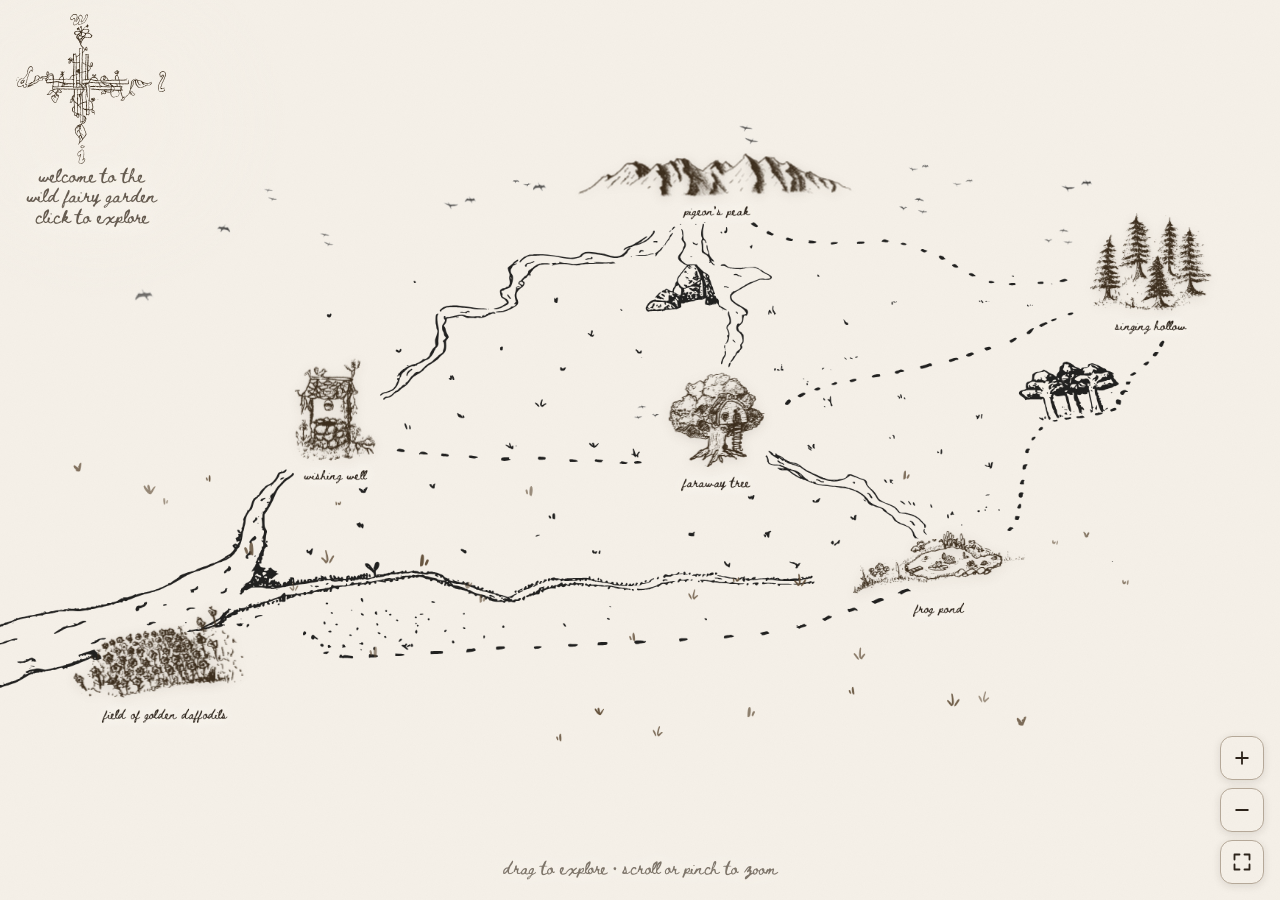
<file: index.html>
<!DOCTYPE html>
<html lang="en">
<head>
<meta charset="UTF-8">
<meta name="viewport" content="width=device-width, initial-scale=1.0">
<title>Wild Fairy Garden</title>
<link rel="preconnect" href="https://fonts.googleapis.com">
<link href="https://fonts.googleapis.com/css2?family=Beth+Ellen&display=swap" rel="stylesheet">
<style>
*, *::before, *::after { box-sizing: border-box; margin: 0; padding: 0; }
:root {
  --ink: #2a2118;
  --ink-light: #4a3f33;
  --parchment: #f5f0e8;
  --parchment-dark: #ede5d0;
  --dashed: #b5a898;
}
html, body {
  width: 100%; height: 100%;
  background: var(--parchment);
  font-family: 'Beth Ellen', cursive;
  color: var(--ink);
  overflow: hidden;
}
body::after {
  content: ''; position: fixed; inset: 0;
  background-image: url("data:image/svg+xml,%3Csvg xmlns='http://www.w3.org/2000/svg' width='300' height='300'%3E%3Cfilter id='n'%3E%3CfeTurbulence type='fractalNoise' baseFrequency='0.9' numOctaves='4' stitchTiles='stitch'/%3E%3CfeColorMatrix type='saturate' values='0'/%3E%3C/filter%3E%3Crect width='300' height='300' filter='url(%23n)' opacity='0.032'/%3E%3C/svg%3E");
  pointer-events: none; z-index: 200;
}

/* ── OUTER STAGE: the viewport / gesture surface ──
   Fills the screen, clips overflow, and captures pan + zoom
   gestures. Same behaviour on every device. ── */
#map-stage {
  position: fixed;
  inset: 0;
  overflow: hidden;
  cursor: grab;
  touch-action: none;          /* we handle all touch gestures in JS */
  -webkit-user-select: none;
  user-select: none;
  -webkit-tap-highlight-color: transparent;
}
#map-stage.grabbing { cursor: grabbing; }

/* ── INNER CANVAS: fixed reference world 1440×900
   JS applies translate + scale (origin 0,0) to pan/zoom the
   whole thing as one unit, so map + landmarks always move
   together perfectly. ── */
#map-inner {
  position: absolute;
  top: 0;
  left: 0;
  width: 1440px;
  height: 900px;
  transform-origin: 0 0;
  will-change: transform;
}

/* ── MAP BACKGROUND ──
   All positioning values here are relative to the 1440×900 canvas.
   Adjust top / left / width / transform to reposition the map. ── */
#map-bg {
  position: absolute;
  width: 90%;
  height: auto;
  top: 120px;
  left: 240px;
  transform: scaleX(1.6);
  transform-origin: center top;
  mix-blend-mode: multiply;
  opacity: 0.88;
  pointer-events: none;
}

/* ── COMPASS + WELCOME ──
   Pinned to the screen (not the map) so it stays put while panning. ── */
.map-header {
  position: fixed;
  top: max(14px, env(safe-area-inset-top));
  left: max(16px, env(safe-area-inset-left));
  z-index: 24;                   /* UNDER the clouds (30) — revealed as they part */
  display: flex; flex-direction: column; align-items: center; gap: 1px;
  pointer-events: none;          /* never blocks a pan that starts on it */
}
.compass-img {
  width: 150px; height: 150px; opacity: 1;
  pointer-events: auto;          /* the compass itself is clickable */
  cursor: pointer;
  transition: transform 0.4s ease, filter 0.3s ease;
}
.compass-img:hover {
  transform: rotate(7deg) scale(1.04);
  filter: drop-shadow(0 4px 10px rgba(42,33,24,0.18));
}
.compass-img:active { transform: rotate(7deg) scale(0.97); }
.compass-img:focus-visible {
  outline: 2px solid var(--ink-light); outline-offset: 4px; border-radius: 8px;
}
.welcome-text {
  font-size: 14px;
  color: var(--ink-light); line-height: 1.45; opacity: 0.85;
  white-space: nowrap;       /* lines are set explicitly with <br> */
  text-align: center;
  text-shadow: 0 0 10px var(--parchment), 0 0 18px var(--parchment);
}

/* ── COMPASS FADE ──
   A soft parchment glow centred on the compass + welcome text, radiating
   out in every direction so they stay readable above the map. It's only
   translucent in the middle, so the map still shows faintly through. */
#top-fade {
  position: fixed;
  top: 0; left: 0;
  width: min(460px, 88vw);
  height: 340px;
  z-index: 23;                   /* with the compass, UNDER the clouds (30) */
  pointer-events: none;
  background: radial-gradient(190px 175px at 96px 122px,
              rgba(245,240,232,0.82) 0%,
              rgba(245,240,232,0.58) 48%,
              rgba(245,240,232,0) 100%);
}

/* ── SCATTER ──
   Grass tufts through the lower half, birds drifting across the upper half.
   Lives inside #map-inner, so it pans and zooms with the map itself rather
   than floating over the screen. JS places everything from a fixed seed, so
   the arrangement is the same on every load. ── */
#scatter {
  position: absolute; inset: 0;
  pointer-events: none;
  /* Deliberately NO z-index. A z-index here would make #scatter its own
     stacking context, and the birds' mix-blend-mode would then blend only
     against this layer instead of the map underneath — leaving their white
     backgrounds visible as boxes. Without it, painting still resolves
     correctly: after #map-bg (DOM order) and below the landmarks (z-index 20). */
}
.scatter-el { position: absolute; }
.scatter-el img { display: block; width: 100%; height: auto; }

/* a tuft's (x,y) marks its BASE, so it plants on the ground rather than
   floating with its centre on the point */
.tuft { transform: translate(-50%, -100%); }

/* The bird source art is ink on an opaque white ground (no alpha channel).
   mix-blend-mode: multiply does NOT work here: #map-inner is transformed, so
   it forms the stacking context, and the birds would blend against a
   transparent backdrop inside it rather than against the parchment on <body>
   — leaving white boxes. Instead #ink-alpha derives alpha from luminance, so
   white becomes transparent and the linework (and its antialiasing) survives.
   The centring translate has to be repeated in the keyframes, or the
   animation would clobber it. */
.bird {
  transform: translate(-50%, -50%);
  animation: birdDrift 9s ease-in-out infinite alternate;
}
.bird img { filter: url(#ink-alpha); }
@keyframes birdDrift {
  from { transform: translate(-50%, -50%); }
  to   { transform: translate(calc(-50% + 13px), calc(-50% - 9px)); }
}

/* ── ORNATE FRAME: pinned to the screen edges at all times. A 9-slice
   border-image keeps the corner flourishes undistorted at any size. ── */
#map-frame {
  display: none;            /* border hidden — remove this line to bring it back */
  position: fixed;
  inset: 0;
  z-index: 36;              /* above the clouds + deco, below the pinned UI (40) */
  pointer-events: none;
  border: min(88px, 8vw, 8vh) solid transparent;
  border-image: url("assets/map/border.png") 135 stretch;
}

/* ── CLOUD IRIS ──
   A field of watercolour cloud-cover sprites. As you zoom out they grow from
   the edges inward and the central opening pinches shut like an iris,
   engulfing the map; zooming in opens it back up. JS sizes & places the
   sprites and drives each one's scale from the zoom factor.
   The mist is a separate fixed layer so it fades with a composite-only
   opacity change — it seals the gaps between sprites at full zoom-out. ── */
#cloud-mist {
  position: fixed; inset: -5%;
  z-index: 29;              /* behind the sprites (30) */
  background: var(--parchment);
  opacity: 0;
  pointer-events: none;
  will-change: opacity;
}
#cloud-iris {
  position: fixed; inset: 0;
  z-index: 30;
  overflow: hidden;
  pointer-events: none;
  opacity: 0;
}
.puff {
  position: absolute;
  background: no-repeat center / contain;   /* image set per-element by JS */
  transform: scale(0);
  transform-origin: center;
  /* transform-only animation: no filters here — a drop-shadow forces the
     layer to re-rasterise every frame, which makes the close-in lag */
  will-change: transform;
}

/* ── ZOOM WORDS ──
   A line centred in the middle of the screen, floating ABOVE the clouds.
   As you zoom in it grows and fades, so you "fall through" the words
   before the clouds part. JS drives opacity + scale from the zoom. ── */
#zoom-words {
  position: fixed; left: 50%; top: 50%;
  transform: translate(-50%, -50%);
  z-index: 33;                   /* above the clouds (30), below the frame (36) */
  pointer-events: none;
  width: min(640px, 86vw);
  text-align: center;
  font-family: 'Beth Ellen', cursive;
  font-size: clamp(18px, 3.4vw, 34px);
  line-height: 1.5;
  color: var(--ink);
  text-shadow: 0 0 16px var(--parchment), 0 0 30px var(--parchment), 0 1px 3px var(--parchment);
  opacity: 0;
  will-change: transform, opacity;
}

/* ── DECO OVERLAY ──
   Plant illustrations + text labels that swoop in with the cloud iris. ── */
#cloud-deco {
  position: fixed; inset: 0;
  z-index: 25;          /* below the cloud puffs (30), above the map (20) */
  pointer-events: none;
  opacity: 0;
}
.deco-el {
  position: absolute;
  opacity: 0;
  will-change: transform, opacity;
}
.deco-svg {
  object-fit: contain;
  display: block;
}
/* Text label styles — add more classes as needed */
.deco-label {
  font-family: 'Beth Ellen', cursive;
  font-size: clamp(9px, 1.1vw, 13px);
  letter-spacing: 0.18em;
  text-transform: uppercase;
  color: var(--ink-light);
  white-space: nowrap;
}
.deco-script {
  font-family: 'Beth Ellen', cursive;
  font-size: clamp(11px, 1.4vw, 16px);
  color: var(--ink-light);
  white-space: nowrap;
}
.deco-tagline {
  font-family: 'Beth Ellen', cursive;
  font-size: clamp(12px, 1.6vw, 18px);
  color: var(--ink);
  opacity: 0.82;
  max-width: 80vw;
}

/* ── LANDMARKS ── */
.landmark {
  position: absolute;
  display: flex; flex-direction: column; align-items: center;
  cursor: pointer; z-index: 20;
  text-decoration: none; color: var(--ink);
  transform: translateX(-50%);
  animation: lmIn 0.7s ease both;
}
.lm-img-wrap {
  /* Transform-only hover (lift + grow). The drop-shadow is constant —
     animating the filter forces the layer to re-rasterise every frame,
     which flickered when zoomed out (tiny layer, large shadow blur).
     will-change keeps each landmark on its own GPU layer so the scale
     doesn't re-rasterise the whole map texture (the old blur→sharp pop). */
  transition: transform 0.3s cubic-bezier(.34,1.56,.64,1);
  filter: drop-shadow(0 3px 8px rgba(42,33,24,0.16));
  display: flex; align-items: flex-end; justify-content: center;
  will-change: transform;
}
.landmark:hover .lm-img-wrap {
  transform: translateY(-6px) scale(1.07);
}
.lm-img { object-fit: contain; display: block; }
.lm-fallback { display: none; align-items: center; justify-content: center; font-size: 38px; }
.lm-label {
  margin-top: 5px; font-size: 13px;
  white-space: nowrap; text-align: center;
  text-shadow: 0 0 14px var(--parchment), 0 0 22px var(--parchment), 0 1px 3px var(--parchment);
  letter-spacing: 0.02em;
}

@keyframes lmIn {
  from { opacity: 0; transform: translateX(-50%) translateY(12px); }
  to   { opacity: 1; transform: translateX(-50%) translateY(0); }
}
#lm-pigeon  { animation-delay: 0.05s; }
#lm-singing { animation-delay: 0.15s; }
#lm-well    { animation-delay: 0.25s; }
#lm-faraway { animation-delay: 0.35s; }
#lm-field   { animation-delay: 0.45s; }
#lm-frog    { animation-delay: 0.55s; }

/* ── POSITIONS (% of 1440×900 canvas — same as before) ── */
#lm-pigeon  { left: 60%;  top: 3%;  }
#lm-singing { left: 101%;  top: 12%; }
#lm-well    { left: 24%;  top: 34%; }
#lm-faraway { left: 60%;  top: 36%; }
#lm-field   { left: 8%;   top: 71%; }
#lm-frog    { left: 81%;  top: 60%; }

/* ── SIZES (px — fixed since the canvas is fixed-size, JS handles scaling) ── */
#lm-pigeon  .lm-img { width: 378px; height: 58px;  }
#lm-singing .lm-img { width: 165px; height: 133px; }
#lm-well    .lm-img { width: 110px; height: 138px; }
#lm-faraway .lm-img { width: 130px; height: 130px; }
#lm-field   .lm-img { width: 250px; height: 130px; }
#lm-frog    .lm-img { width: 233px; height: 85px;  }

/* ── ZOOM OVERLAY ── */
#zoom-overlay {
  position: fixed; inset: 0; background: var(--parchment);
  z-index: 999; opacity: 0; pointer-events: none;
  transition: opacity 0.5s ease;
}
#zoom-overlay.active { opacity: 1; pointer-events: all; }

/* ── ZOOM CONTROLS (work on every device) ── */
#map-controls {
  position: fixed;
  right: max(16px, env(safe-area-inset-right));
  bottom: max(16px, env(safe-area-inset-bottom));
  z-index: 40;
  display: flex;
  flex-direction: column;
  gap: 8px;
}
.map-btn {
  width: 44px; height: 44px;
  display: flex; align-items: center; justify-content: center;
  background: var(--parchment);
  border: 1.5px solid var(--dashed);
  border-radius: 12px;
  color: var(--ink);
  font-family: 'Beth Ellen', cursive;
  font-size: 24px; line-height: 1;
  cursor: pointer;
  box-shadow: 0 2px 8px rgba(42,33,24,0.12);
  transition: transform 0.15s ease, background 0.2s ease;
  -webkit-tap-highlight-color: transparent;
  touch-action: manipulation;
}
.map-btn:hover { background: var(--parchment-dark); }
.map-btn:active { transform: scale(0.92); }
.map-btn svg { width: 20px; height: 20px; }

/* ── HINT ── */
#map-hint {
  position: fixed;
  left: 50%; bottom: max(18px, env(safe-area-inset-bottom));
  transform: translateX(-50%);
  z-index: 40;
  font-size: 13px; color: var(--ink-light); opacity: 0.7;
  white-space: nowrap; pointer-events: none;
  text-shadow: 0 0 12px var(--parchment), 0 0 20px var(--parchment);
  transition: opacity 0.6s ease;
}
#map-hint.hidden { opacity: 0; }

@media (max-width: 600px) {
  .compass-img { width: 104px; height: 104px; }
  .welcome-text { font-size: 11px; }
  #top-fade {
    width: min(300px, 90vw); height: 290px;
    background: radial-gradient(150px 162px at 66px 100px,
                rgba(245,240,232,0.82) 0%,
                rgba(245,240,232,0.58) 48%,
                rgba(245,240,232,0) 100%);
  }
  #map-hint { font-size: 12px; left: 20px; transform: none; }
  #map-hint .hint-more { display: none; }
}
</style>
</head>
<body>
<div id="zoom-overlay"></div>

<!-- Parchment glow that keeps the compass legible over the map -->
<div id="top-fade"></div>

<!-- COMPASS: pinned to the screen, outside the pannable map -->
<div class="map-header">
  <img class="compass-img" src="assets/map/compass.svg" alt="Recenter map"
       role="button" tabindex="0" title="Recenter map"
       onerror="this.style.display='none'">
  <div class="welcome-text">
    welcome to the<br>wild fairy garden<br>click to explore
  </div>
</div>

<!-- CLOUD IRIS: cloud-cover sprites that spawn/grow in from the edges as you zoom out -->
<div id="cloud-mist"></div>
<div id="cloud-iris"></div>

<!-- ZOOM WORDS: centred line that floats above the clouds; you fall through it -->
<div id="zoom-words">welcome to our garden.  for the thoughtful blooms.  you're safe here</div>

<!-- DECO OVERLAY: plants + text that swoop in alongside the clouds -->
<div id="cloud-deco"></div>

<!-- ORNATE FRAME: always hugs the screen edges -->
<div id="map-frame"></div>

<div id="map-stage">
  <div id="map-inner">

    <img id="map-bg" src="assets/map/map.svg" alt="">

    <!-- SCATTER: grass along the bottom half, birds across the top half -->
    <div id="scatter"></div>

    <!-- Turns the birds' opaque white background into real transparency:
         alpha = sourceAlpha − luminance. White → clear, ink → solid, and the
         antialiased edges keep their partial alpha.

         The alpha row MUST read from the alpha column (the 4th entry) rather
         than using a constant in the 5th. With a constant, a fully
         transparent pixel (0,0,0,0) evaluates to alpha = 0 + 1 = 1, i.e.
         opaque black — and since a filter region defaults to 120% of the
         element, that transparent padding renders as a black frame around
         every bird. Reading source alpha leaves transparent pixels
         transparent. -->
    <svg width="0" height="0" style="position:absolute" aria-hidden="true" focusable="false">
      <defs>
        <filter id="ink-alpha" color-interpolation-filters="sRGB">
          <feColorMatrix type="matrix" values="1 0 0 0 0
                                               0 1 0 0 0
                                               0 0 1 0 0
                                               -0.2126 -0.7152 -0.0722 1 0"/>
        </filter>
      </defs>
    </svg>

    <a class="landmark" id="lm-pigeon" href="about.html" aria-label="Pigeon's Peak">
      <div class="lm-img-wrap">
        <img class="lm-img" src="assets/landmarks/pigeonspeak.svg" alt="Pigeon's Peak"
             onerror="this.style.display='none';this.nextElementSibling.style.display='flex'">
        <div class="lm-fallback">⛰️</div>
      </div>
      <span class="lm-label">pigeon's peak</span>
    </a>

    <a class="landmark" id="lm-singing" href="videos.html" aria-label="Singing Hollow">
      <div class="lm-img-wrap">
        <img class="lm-img" src="assets/landmarks/singinghollow.svg" alt="Singing Hollow"
             onerror="this.style.display='none';this.nextElementSibling.style.display='flex'">
        <div class="lm-fallback">🌲</div>
      </div>
      <span class="lm-label">singing hollow</span>
    </a>

    <a class="landmark" id="lm-well" href="contact.html" aria-label="Wishing Well">
      <div class="lm-img-wrap">
        <img class="lm-img" src="assets/landmarks/wishingwell.svg" alt="Wishing Well"
             onerror="this.style.display='none';this.nextElementSibling.style.display='flex'">
        <div class="lm-fallback">🪣</div>
      </div>
      <span class="lm-label">wishing well</span>
    </a>

    <a class="landmark" id="lm-faraway" href="blog.html" aria-label="Faraway Tree">
      <div class="lm-img-wrap">
        <img class="lm-img" src="assets/landmarks/farawaytree.svg" alt="Faraway Tree"
             onerror="this.style.display='none';this.nextElementSibling.style.display='flex'">
        <div class="lm-fallback">🌳</div>
      </div>
      <span class="lm-label">faraway tree</span>
    </a>

    <a class="landmark" id="lm-field" href="reviews.html" aria-label="Field of Golden Daffodils">
      <div class="lm-img-wrap">
        <img class="lm-img" src="assets/landmarks/goldenfield.svg" alt="Field of Golden Daffodils"
             onerror="this.style.display='none';this.nextElementSibling.style.display='flex'">
        <div class="lm-fallback">🌼</div>
      </div>
      <span class="lm-label">field of golden daffodils</span>
    </a>

    <a class="landmark" id="lm-frog" href="community.html" aria-label="Frog Pond">
      <div class="lm-img-wrap">
        <img class="lm-img" src="assets/landmarks/frogpond.svg" alt="Frog Pond"
             onerror="this.style.display='none';this.nextElementSibling.style.display='flex'">
        <div class="lm-fallback">🐸</div>
      </div>
      <span class="lm-label">frog pond</span>
    </a>

  </div><!-- /map-inner -->
</div><!-- /map-stage -->

<!-- ZOOM CONTROLS -->
<div id="map-controls">
  <button class="map-btn" id="btn-zoom-in" aria-label="Zoom in">
    <svg viewBox="0 0 24 24" fill="none" stroke="currentColor" stroke-width="2.2" stroke-linecap="round"><line x1="12" y1="5" x2="12" y2="19"/><line x1="5" y1="12" x2="19" y2="12"/></svg>
  </button>
  <button class="map-btn" id="btn-zoom-out" aria-label="Zoom out">
    <svg viewBox="0 0 24 24" fill="none" stroke="currentColor" stroke-width="2.2" stroke-linecap="round"><line x1="5" y1="12" x2="19" y2="12"/></svg>
  </button>
  <button class="map-btn" id="btn-zoom-reset" aria-label="Reset view">
    <svg viewBox="0 0 24 24" fill="none" stroke="currentColor" stroke-width="2.2" stroke-linecap="round" stroke-linejoin="round"><polyline points="3 9 3 3 9 3"/><polyline points="21 9 21 3 15 3"/><polyline points="3 15 3 21 9 21"/><polyline points="21 15 21 21 15 21"/></svg>
  </button>
</div>

<div id="map-hint">drag to explore<span class="hint-more"> · scroll or pinch to zoom</span></div>

<script>
  // ── UNIFIED PAN / ZOOM MAP ──────────────────────────────────────
  // #map-inner is a fixed 1440×900 "world". We apply a single
  // translate+scale transform (origin 0,0) to it. The exact same
  // gesture engine drives mouse, trackpad, and touch — so the map
  // behaves identically on every browser and device.
  const ZOOM_STEP = 1.35;        // button / double-click zoom factor
  const MAX_ZOOM_MULT = 5;       // how far past "fit" you can zoom in
  const MIN_ZOOM_OUT = 0.5;      // how far you can zoom out past the frame (into the clouds)
  const FIT_MARGIN = 0.92;       // leave a little breathing room when framed

  // CONTENT = bounds of the actual artwork. Used only to frame the
  // opening view so all the landmarks are visible and centred.
  const CONTENT = { x0: -40, y0: -20, x1: 1560, y1: 880 };
  const CONTENT_W = CONTENT.x1 - CONTENT.x0;
  const CONTENT_H = CONTENT.y1 - CONTENT.y0;
  const CONTENT_CX = (CONTENT.x0 + CONTENT.x1) / 2;
  const CONTENT_CY = (CONTENT.y0 + CONTENT.y1) / 2;

  // WORLD = the full pannable extent: the artwork plus a wide parchment
  // margin on every side, so the map feels big and open — you can roam
  // well past the landmarks in any direction instead of hitting an edge.
  const PAD_X = 400, PAD_Y = 1300;
  const WORLD = {
    x0: CONTENT.x0 - PAD_X, y0: CONTENT.y0 - PAD_Y,
    x1: CONTENT.x1 + PAD_X, y1: CONTENT.y1 + PAD_Y
  };
  const WORLD_W = WORLD.x1 - WORLD.x0;
  const WORLD_H = WORLD.y1 - WORLD.y0;

  const stage = document.getElementById('map-stage');
  const inner = document.getElementById('map-inner');
  const hint  = document.getElementById('map-hint');
  const cloudIris = document.getElementById('cloud-iris');
  const cloudMist = document.getElementById('cloud-mist');
  const zoomWords = document.getElementById('zoom-words');
  let puffs = [];

  // Wide watercolour cloud-cover artwork. Each sprite keeps its own aspect
  // ratio so the bands never squash.
  const PUFF_IMAGES = [
    { src: 'assets/map/cloud cover 1.png', aspect: 476 / 1463 },
    { src: 'assets/map/cloud cover 2.png', aspect: 437 / 1465 },
  ];

  // ── CLOUD IRIS CONFIG — tweak everything here ─────────────────────────────
  const CLOUD_CFG = {

    // ── When clouds start rolling ───────────────────────────────────────────
    // Fraction of the zoom-out range before the clouds appear at all.
    // 1.0 = clouds begin the instant you zoom past fit-to-screen (current).
    // 0.7 = you have to zoom out 30% further before anything starts.
    // 0.4 = clouds only begin near the maximum zoom-out.
    triggerZoom: 1.0,

    // ── How staggered the iris close is (edge puffs vs centre puffs) ────────
    // 0   = all puffs pop in at the same time (no iris effect).
    // 0.58 = current — edge puffs appear well before centre ones.
    // 1.0 = maximum delay between edge and centre.
    spread: 0.58,

    // ── How quickly each individual puff grows once it starts ────────────────
    // Lower = snappier pop-in.  Higher = slower, more gradual grow.
    growSpeed: 0.42,

    // ── Sprite size / density ────────────────────────────────────────────────
    // Sprite width as a fraction of the smallest screen dimension.
    // Bigger = larger cloud bands and fewer of them.  0.85 = current.
    spriteScale: 0.85,

    // ── Subtle "fly in" zoom on the puffs as they appear ────────────────────
    // 0 = puffs just scale up flat.  0.12 = current gentle zoom-in effect.
    flyIn: 0.12,

    // ── Parchment mist that seals the gaps between sprites ──────────────────
    // Opacity reached at full zoom-out.  0 = no mist at all.
    mistMax: 0.88,

    // ── Mobile overrides ─────────────────────────────────────────────────────
    // Any key listed here overrides the matching desktop value above
    // when the screen is narrower than mobileBreakpoint (px).
    mobileBreakpoint: 768,
    mobile: {
      triggerZoom: 1.2,   // same trigger on mobile — change if you want
      spread:      0.58,
      growSpeed:   0.42,
      spriteScale: 1.15,  // wider sprites relative to the narrow screen
      flyIn:       0.12,
      mistMax:     0.88,
    },
  };
  // ──────────────────────────────────────────────────────────────────────────

  // Pick the right config set based on current screen width.
  function activeCfg() {
    return window.innerWidth < CLOUD_CFG.mobileBreakpoint
      ? { ...CLOUD_CFG, ...CLOUD_CFG.mobile }
      : CLOUD_CFG;
  }

  // ── DECO CONFIG — plants + text that swoop in with the cloud iris ────────
  //
  // Each entry describes one element:
  //
  //   type     'svg' → <img> using src    |  'text' → <span> using content
  //   src      path to SVG file (svg only)
  //   content  text string (text only)
  //   cls      CSS class(es) on the element — add your own in the <style> block
  //   x / y    final position on screen as CSS values ('5%', '20px', '10vw' …)
  //   width    element width as CSS value (svg only)
  //   from     swoop-in direction:
  //            'top' | 'bottom' | 'left' | 'right'
  //            'top-left' | 'top-right' | 'bottom-left' | 'bottom-right'
  //   dist     how far off-screen the element starts (0–100, treated as vw/vh %)
  //   at       when it appears within the cloud zone (0 = right away, 1 = last)
  //
  // SVG assignments below are placeholders — swap the numbers to match your drawings.
  const DECO_ITEMS = [
    // The welcome tagline now lives in its own centred #zoom-words layer
    // (above the clouds). Plant illustrations are removed for now — to bring
    // them back, add entries like:
    //   { type:'svg', src:'assets/illustrations/plant drawing 1.svg',
    //     x:'0%', y:'50%', width:'22vw', from:'bottom-left', dist:18, at:0.0 },
  ];
  // ─────────────────────────────────────────────────────────────────────────

  const cloudDeco  = document.getElementById('cloud-deco');
  let decoElems = [];   // [{el, cfg}]

  const clamp01 = v => Math.max(0, Math.min(1, v));

  // Uniform size for every illustration, so they all read at roughly the
  // same scale regardless of the original drawing. Tweak this one value.
  const DECO_SVG_W = '14vw';

  // ── PHASE MAP — drives the "fall through the layers" sequence ──
  // f = 1 fully zoomed OUT (clouds) … f = 0 framed map.  As you zoom IN
  // (f shrinks): clouds part → foliage fades in → foliage spreads/fades
  // away → compass appears over the map.
  const PHASE = {
    cloudEnd:     0.60,   // clouds fully gone below this f (present above)
    decoInStart:  0.74,   // foliage begins to fade in
    decoInEnd:    0.50,   // foliage fully in
    decoOutStart: 0.42,   // foliage begins to spread + fade out
    decoOutEnd:   0.14,   // foliage fully gone
  };

  function parsePct(v) {
    const n = parseFloat(v);
    return (typeof v === 'string' && v.indexOf('%') !== -1 && !isNaN(n)) ? n : 50;
  }

  function buildDeco() {
    if (!cloudDeco) return;
    cloudDeco.innerHTML = '';
    decoElems = [];
    for (const cfg of DECO_ITEMS) {
      let el;
      if (cfg.type === 'svg') {
        el = document.createElement('img');
        el.className = 'deco-el deco-svg' + (cfg.cls ? ' ' + cfg.cls : '');
        el.src = cfg.src;
        el.alt = '';
        el.style.width = DECO_SVG_W;   // uniform size for all illustrations
      } else {
        el = document.createElement('span');
        el.className = 'deco-el' + (cfg.cls ? ' ' + cfg.cls : '');
        el.textContent = cfg.content || '';
      }
      el.style.left = cfg.x || '0';
      el.style.top  = cfg.y || '0';
      // Precompute a normalised radial direction (out from screen centre)
      // so the element spreads outward — like the clouds — as it leaves.
      let dx = parsePct(cfg.x) - 50, dy = parsePct(cfg.y) - 50;
      const L = Math.hypot(dx, dy);
      if (L < 6) { dx = 0; dy = -1; }           // near-centre → drift upward
      cfg._dx = L < 6 ? 0  : dx / L;
      cfg._dy = L < 6 ? -1 : dy / L;
      cloudDeco.appendChild(el);
      decoElems.push({ el, cfg });
    }
  }

  // Foliage layer: fades IN as the clouds part, then spreads outward +
  // fades OUT into the map. Driven by the same f as the clouds.
  function updateDeco(f) {
    if (!cloudDeco) return;
    const P = PHASE;
    const inProg  = clamp01((P.decoInStart - f) / (P.decoInStart - P.decoInEnd));
    const outProg = clamp01((f - P.decoOutEnd) / (P.decoOutStart - P.decoOutEnd));
    const vis     = Math.min(inProg, outProg);
    cloudDeco.style.opacity = vis > 0.001 ? 1 : 0;
    const spread  = 1 - outProg;                 // 0 = settled, 1 = fully spread
    const growIn  = 0.92 + 0.08 * inProg;        // gentle grow as it appears
    const SPREAD  = Math.max(window.innerWidth, window.innerHeight) * 0.55;
    const sEase   = cloudEase(spread);
    for (const { el, cfg } of decoElems) {
      const ox = (cfg._dx || 0) * sEase * SPREAD;
      const oy = (cfg._dy || 0) * sEase * SPREAD;
      const sc = growIn * (1 + sEase * 1.15);    // rush past the viewer
      el.style.opacity   = vis.toFixed(3);
      el.style.transform = `translate(${ox.toFixed(1)}px,${oy.toFixed(1)}px) scale(${sc.toFixed(3)})`;
    }
  }

  buildDeco();

  // View state: world point (0,0) sits at screen (tx,ty); 1 world px = scale screen px.
  let scale = 1, tx = 0, ty = 0;
  let minScale = 1, maxScale = 1, frameScale = 1;

  function fitScale() {
    return Math.min(window.innerWidth / CONTENT_W, window.innerHeight / CONTENT_H) * FIT_MARGIN;
  }

  // Keep the content box from drifting off-screen. If it's smaller than
  // the viewport along an axis, it's centred; otherwise it's edge-clamped.
  function clampTranslate() {
    const w = window.innerWidth, h = window.innerHeight;
    const boxW = WORLD_W * scale, boxH = WORLD_H * scale;
    // Screen position of the content box's top-left = tx + WORLD.x0*scale.
    const minTx = w - boxW - WORLD.x0 * scale;   // box right edge at viewport right
    const maxTx = -WORLD.x0 * scale;             // box left edge at viewport left
    const minTy = h - boxH - WORLD.y0 * scale;
    const maxTy = -WORLD.y0 * scale;
    tx = boxW <= w ? (minTx + maxTx) / 2 : Math.min(maxTx, Math.max(minTx, tx));
    ty = boxH <= h ? (minTy + maxTy) / 2 : Math.min(maxTy, Math.max(minTy, ty));
  }

  function apply() {
    inner.style.transform = `translate(${tx}px, ${ty}px) scale(${scale})`;
    updateClouds();
  }

  // Clouds roll in from the top & bottom as you zoom out past the framed
  // view (scale → minScale), and dissipate as you zoom back in (→ frameScale).
  function cloudEase(t){ t = Math.max(0, Math.min(1, t)); return t * t * (3 - 2 * t); }

  // Lay out a staggered grid of watercolour cloud-cover sprites (mixed
  // artwork, sizes, rotations). Each records its distance from centre — edge
  // sprites spawn first, centre last, so the cover closes inward as you zoom
  // out. The sprites are wide bands, so a few dozen elements cover the screen
  // and the per-frame cost stays low.
  function buildPuffs() {
    if (!cloudIris) return;
    const cfg = activeCfg();
    const W = window.innerWidth, H = window.innerHeight;
    const sw = Math.max(340, Math.min(W, H) * cfg.spriteScale);
    const gx = sw * 0.48, gy = sw * 0.33 * 0.62;
    const cx = W / 2, cy = H / 2, maxD = Math.hypot(cx, cy);
    const cols = Math.ceil(W / gx) + 2, rows = Math.ceil(H / gy) + 2;
    const frag = document.createDocumentFragment();
    puffs = [];
    let seed = 7;
    const rnd = () => (seed = (seed * 16807) % 2147483647) / 2147483647;
    for (let r = 0; r < rows; r++) {
      for (let c = 0; c < cols; c++) {
        const px = (c - 1) * gx + (r % 2 ? gx / 2 : 0) + (rnd() * 0.5 - 0.25) * gx;
        const py = (r - 1) * gy + (rnd() * 0.4 - 0.2) * gy;
        const d = Math.min(1, Math.hypot(px - cx, py - cy) / maxD);
        const el = document.createElement('div');
        el.className = 'puff';
        const art = PUFF_IMAGES[Math.floor(rnd() * PUFF_IMAGES.length)];
        el.style.backgroundImage = `url("${art.src}")`;
        const w = sw * (0.85 + rnd() * 0.4), h = w * art.aspect;
        el.style.width  = w.toFixed(0) + 'px';
        el.style.height = h.toFixed(0) + 'px';
        el.style.left = (px - w / 2).toFixed(0) + 'px';
        el.style.top  = (py - h / 2).toFixed(0) + 'px';
        const rot = (rnd() * 10 - 5).toFixed(1);
        el._rot = `rotate(${rot}deg) scaleX(${rnd() > 0.5 ? -1 : 1})`;
        el._start = (1 - d) * cfg.spread;   // edge sprites (d≈1) spawn first
        frag.appendChild(el);
        puffs.push(el);
      }
    }
    cloudIris.replaceChildren(frag);
  }

  // Drive the spawn-in from the zoom factor: each puff scales up from 0
  // once the zoom passes its start threshold (edges first → centre last).
  function updateClouds() {
    const cfg = activeCfg();
    // f = how far into the zoom-OUT range we are, independent of device:
    //   f = 0 at the framed view (map only) … f = 1 fully zoomed out.
    // The whole clouds → foliage → map reveal plays out across this range.
    let f = (frameScale - scale) / (frameScale - minScale);
    f = Math.max(0, Math.min(1, f));
    // Clouds only occupy the TOP band of the zoom-out range: fully present
    // at f = 1, fully parted by f = cloudEnd. Below that the foliage takes
    // over. Remap f into the cloud band (cI) so the puffs finish early.
    const cI = clamp01((f - PHASE.cloudEnd) / (1 - PHASE.cloudEnd));
    if (cloudIris) cloudIris.style.opacity = cI > 0.001 ? 1 : 0;
    // Mist joins in the last stretch of the close, once the sprites have
    // mostly sealed — driven by cI so it seals in step with the cloud phase
    // (not raw f), keeping the map vivid through the centre opening.
    if (cloudMist) {
      cloudMist.style.opacity = (cloudEase((cI - 0.45) / 0.55) * cfg.mistMax).toFixed(3);
    }
    const zoom = 1 + cI * cfg.flyIn;
    for (const el of puffs) {
      let s = (cI - el._start) / cfg.growSpeed;
      s = cloudEase(s) * zoom;
      el.style.transform = `scale(${s.toFixed(3)}) ${el._rot}`;
    }

    updateDeco(f);   // foliage layer, driven by the same f value

    // Words float ABOVE the clouds, on the SAME mechanism (cI) as the cloud
    // cover: present at full zoom-out, then they grow toward you and fade as
    // you zoom in — so you "fall through" the words while the clouds part.
    if (zoomWords) {
      // Fade: hold while the clouds are full, then drop faster toward the end
      // and reach 0 well before the cloud layer clears (by cI ≈ 0.22).
      const w = clamp01((cI - 0.22) / 0.78);
      zoomWords.style.opacity = (1 - (1 - w) * (1 - w)).toFixed(3);   // ease-out: quicker at the end
      const ws = 1 + (1 - cI) * 1.8;                                  // 1× far away → ~2.8× rushing past
      zoomWords.style.transform = `translate(-50%, -50%) scale(${ws.toFixed(3)})`;
    }
  }

  // Zoom by `factor` while keeping the screen point (px,py) anchored.
  function zoomAt(px, py, factor) {
    const next = Math.min(maxScale, Math.max(minScale, scale * factor));
    if (next === scale) return;
    tx = px - (px - tx) * (next / scale);
    ty = py - (py - ty) * (next / scale);
    scale = next;
    clampTranslate();
    apply();
  }

  function resetView() {
    scale = frameScale;        // open at the framed overview, above the cloud zone
    // Centre the artwork in the viewport (not the wide padded world).
    tx = window.innerWidth / 2 - CONTENT_CX * scale;
    ty = window.innerHeight / 2 - CONTENT_CY * scale;
    clampTranslate();
    apply();
  }

  // ── SCATTER CONFIG — grass low, birds high. Tweak everything here ───────
  //   count    how many of that kind to place
  //   band     vertical slice of the world it may occupy (0 = top, 1 = bottom)
  //   width    min/max width in world px (the map world is 1440×900)
  //   opacity  min/max — the spread is what gives the field some depth
  //   rotate   max ± tilt in degrees
  const SCATTER_CFG = {
    grass: {
      srcs: ['assets/map/grass-1.svg', 'assets/map/grass-2.svg', 'assets/map/grass-3.svg',
             'assets/map/grass-4.svg', 'assets/map/grass-5.svg'],
      count: 30, band: [0.52, 0.94], width: [30, 68], opacity: [0.55, 0.95], rotate: 7,
    },
    birds: {
      srcs: ['assets/map/birds-1.png', 'assets/map/birds-2.png',
             'assets/map/birds-3.png', 'assets/map/birds-4.png'],
      // avoidMap keeps birds off the map artwork itself — they only land in
      // the open sky around it. band can stay generous because MAP_INK does
      // the real filtering.
      count: 14, band: [0.00, 0.52], width: [36, 76], opacity: [0.50, 0.85], rotate: 5,
      avoidMap: true,
    },
  };

  // ── WHERE THE MAP ARTWORK ACTUALLY IS ───────────────────────────────────
  // A coarse 40×20 ink map of map.svg, measured off the artwork itself.
  // ' ' = clear paper, '.' '+' '#' = increasing ink density. A bounding box is
  // no use here: the map has stray marks out to nearly every edge, so its real
  // shape is this diagonal band with open sky at the top and upper-left.
  // Birds test against this so they only ever land on clear paper.
  // If map.svg changes, this needs regenerating.
  const MAP_INK = [
    "                 ####++++               ",
    "              #######   .+.             ",
    "           . +#+ +###   . +++           ",
    "         .  ##+  ####++ .  .#           ",
    "           +#.  ++ ##     ++  .+        ",
    "           ##  +   + ++#+# ####         ",
    "          +#  +.     ## +  ####         ",
    "           ++           . +.##          ",
    "           +++#+##  +#+ .+.+            ",
    "       ## + +        ###. ++            ",
    "       #       +    + +##++#            ",
    "      +#  +       + + + #. +            ",
    "     +##+ ##+   + .+ +                  ",
    "   .##+###############+++               ",
    "+####+##++++.++..  . ++#                ",
    "#++# +. +#####+++++++                   ",
    "+###     ++.                            ",
    "#.                                      ",
    "                                        ",
    "                                        ",
  ];
  const INK_COLS = 40, INK_ROWS = 20;

  // #map-bg draws map.svg at left:240 top:120 width:90%, then scaleX(1.6)
  // about its own centre. Replicate that to test a world point against MAP_INK.
  // (The stretch pushes the artwork out to x −149…1925, wider than the world.)
  const IMG_W    = 0.9 * 1440;
  const IMG_H    = IMG_W * (1607 / 2824);
  const IMG_SW   = IMG_W * 1.6;
  const IMG_LEFT = 240 + IMG_W / 2 - IMG_SW / 2;
  const IMG_TOP  = 120;

  // margin = how many cells of clearance to demand around the point
  function mapInkAt(wx, wy, margin) {
    const fx = (wx - IMG_LEFT) / IMG_SW;
    const fy = (wy - IMG_TOP) / IMG_H;
    if (fy < 0 || fy > 1) return false;      // above or below the artwork entirely
    const col = Math.floor(fx * INK_COLS);
    const row = Math.floor(fy * INK_ROWS);
    for (let r = row - margin; r <= row + margin; r++) {
      if (r < 0 || r >= INK_ROWS) continue;
      for (let c = col - margin; c <= col + margin; c++) {
        if (c < 0 || c >= INK_COLS) continue;
        if (MAP_INK[r][c] !== ' ') return true;
      }
    }
    return false;
  }

  // Place the scatter once, in world coordinates. Nothing here depends on the
  // viewport, so unlike the puffs it never needs rebuilding on resize.
  function buildScatter() {
    const layer = document.getElementById('scatter');
    if (!layer) return;
    const W = 1440, H = 900;          // #map-inner's fixed world size

    // Read the landmark boxes straight from the DOM and keep clear of them, so
    // nothing lands on a clickable place. (.landmark is translateX(-50%), so
    // its visual box is centred on offsetLeft.)
    const pad = 24;
    const keepOut = [...document.querySelectorAll('.landmark')].map(el => ({
      x: el.offsetLeft - el.offsetWidth / 2 - pad,
      y: el.offsetTop - pad,
      w: el.offsetWidth + pad * 2,
      h: el.offsetHeight + pad * 2,
    }));
    const blocked = (x, y) =>
      keepOut.some(r => x > r.x && x < r.x + r.w && y > r.y && y < r.y + r.h);

    let seed = 23;
    const rnd = () => (seed = (seed * 16807) % 2147483647) / 2147483647;
    const frag = document.createDocumentFragment();
    let skipped = 0;   // couldn't find a clear spot — reported below, never silent

    for (const kind of ['grass', 'birds']) {
      const cfg = SCATTER_CFG[kind];
      for (let i = 0; i < cfg.count; i++) {
        // Re-roll if we land somewhere disallowed, then give up on this one
        // rather than force an overlap. Birds additionally have to miss the
        // map artwork, which rules out most of the frame — hence more tries.
        const reject = (px, py) =>
          blocked(px, py) || (cfg.avoidMap && mapInkAt(px, py, 1));
        let x, y, tries = 0;
        const maxTries = cfg.avoidMap ? 120 : 24;
        const slice = W / cfg.count;
        do {
          // Aim at this item's own slice of the width first. Plain rejection
          // sampling clumps everything wherever it happens to fit (all 14 birds
          // ended up in the upper-left), so spread them deliberately; only fall
          // back to anywhere-goes once a slice proves to be fully blocked.
          x = tries < maxTries * 0.5 ? (i + rnd()) * slice : rnd() * W;
          y = (cfg.band[0] + rnd() * (cfg.band[1] - cfg.band[0])) * H;
        } while (reject(x, y) && ++tries < maxTries);
        if (reject(x, y)) { skipped++; continue; }

        const w = cfg.width[0] + rnd() * (cfg.width[1] - cfg.width[0]);
        const wrap = document.createElement('div');
        wrap.className = 'scatter-el ' + (kind === 'grass' ? 'tuft' : 'bird');
        wrap.style.left    = x.toFixed(1) + 'px';
        wrap.style.top     = y.toFixed(1) + 'px';
        wrap.style.width   = w.toFixed(1) + 'px';
        wrap.style.opacity = (cfg.opacity[0] + rnd() * (cfg.opacity[1] - cfg.opacity[0])).toFixed(2);
        if (kind === 'birds') {   // stagger so they don't drift in lockstep
          wrap.style.animationDuration = (7 + rnd() * 7).toFixed(1) + 's';
          wrap.style.animationDelay    = (-rnd() * 9).toFixed(1) + 's';
        }

        const img = document.createElement('img');
        img.src = cfg.srcs[Math.floor(rnd() * cfg.srcs.length)];
        img.alt = '';
        img.style.transform =
          `rotate(${(rnd() * cfg.rotate * 2 - cfg.rotate).toFixed(1)}deg) scaleX(${rnd() > 0.5 ? -1 : 1})`;
        wrap.appendChild(img);
        frag.appendChild(wrap);
      }
    }
    layer.replaceChildren(frag);
    if (skipped) {
      console.warn(`[scatter] ${skipped} item(s) had nowhere clear to go — ` +
                   `lower the count, widen the band, or relax the map margin.`);
    }
  }
  buildScatter();

  function recomputeBounds(keepView) {
    frameScale = fitScale();          // the framed overview
    minScale = frameScale * MIN_ZOOM_OUT;   // you can zoom out below it into the clouds
    maxScale = frameScale * MAX_ZOOM_MULT;
    buildPuffs();                     // (re)lay out the cloud iris for this viewport
    buildDeco();                      // (re)build the deco overlay
    if (keepView) {
      scale = Math.min(maxScale, Math.max(minScale, scale));
      clampTranslate();
      apply();
    } else {
      resetView();
    }
  }

  recomputeBounds(false);
  window.addEventListener('resize', () => recomputeBounds(true));

  // ── Gesture engine (Pointer Events: unifies mouse + touch + pen) ──
  const pointers = new Map();    // pointerId -> {x, y}
  let downX = 0, downY = 0, moved = false, multiTouch = false, pinchPrev = null;
  const TAP_SLOP = 8;            // px of movement still counts as a tap

  function pointsState() {
    const pts = [...pointers.values()];
    if (pts.length < 2) return null;
    const [a, b] = pts;
    return {
      dist: Math.hypot(a.x - b.x, a.y - b.y),
      midX: (a.x + b.x) / 2,
      midY: (a.y + b.y) / 2
    };
  }

  function hideHint() {
    if (hint && !hint.classList.contains('hidden')) hint.classList.add('hidden');
  }

  stage.addEventListener('pointerdown', (e) => {
    pointers.set(e.pointerId, { x: e.clientX, y: e.clientY });
    try { stage.setPointerCapture(e.pointerId); } catch (_) {}
    stage.classList.add('grabbing');
    if (pointers.size === 1) {
      downX = e.clientX; downY = e.clientY; moved = false; multiTouch = false;
    } else if (pointers.size === 2) {
      multiTouch = true;
      pinchPrev = pointsState();
    }
  });

  stage.addEventListener('pointermove', (e) => {
    const p = pointers.get(e.pointerId);
    if (!p) return;
    const prevX = p.x, prevY = p.y;
    p.x = e.clientX; p.y = e.clientY;

    if (pointers.size >= 2) {
      // Pinch: zoom about the midpoint and follow the fingers.
      const cur = pointsState();
      if (pinchPrev && cur && pinchPrev.dist > 0) {
        zoomAt(cur.midX, cur.midY, cur.dist / pinchPrev.dist);
        tx += cur.midX - pinchPrev.midX;
        ty += cur.midY - pinchPrev.midY;
        clampTranslate();
        apply();
      }
      pinchPrev = cur;
      moved = true;
      hideHint();
      return;
    }

    // Single pointer: pan.
    tx += e.clientX - prevX;
    ty += e.clientY - prevY;
    clampTranslate();
    apply();
    if (Math.hypot(e.clientX - downX, e.clientY - downY) > TAP_SLOP) {
      moved = true;
      hideHint();
    }
  });

  // Fire the zoom-out transition, then go to the landmark's page.
  function navigateTo(link) {
    const href = link.getAttribute('href');
    const wrap = link.querySelector('.lm-img-wrap');
    const ov = document.getElementById('zoom-overlay');
    if (wrap) {
      const r = wrap.getBoundingClientRect();
      const cx = Math.min(Math.max(r.left + r.width/2, 0), window.innerWidth);
      const cy = Math.min(Math.max(r.top + r.height/2, 0), window.innerHeight);
      ov.style.transition = 'none';
      ov.style.transformOrigin = cx+'px '+cy+'px';
      ov.style.transform = 'scale(0.02)';
      ov.style.opacity = '1';
      ov.offsetHeight;
      ov.style.transition = 'transform 0.52s cubic-bezier(0.4,0,0.2,1)';
      ov.style.transform = 'scale(50)';
    }
    ov.classList.add('active');
    setTimeout(() => window.location.href = href, 500);
  }

  function endPointer(e) {
    if (!pointers.has(e.pointerId)) return;
    const wasSingle = pointers.size === 1;
    pointers.delete(e.pointerId);
    if (pointers.size < 2) pinchPrev = null;
    if (pointers.size === 0) {
      stage.classList.remove('grabbing');
      // A clean tap (no drag, no pinch) on a landmark navigates. We detect
      // it here rather than with a click listener because the pointer
      // capture used for smooth panning retargets the click event to the
      // stage — so the landmark's own click would never fire.
      if (wasSingle && !moved && !multiTouch) {
        const el = document.elementFromPoint(e.clientX, e.clientY);
        const lm = el && el.closest('.landmark');
        if (lm) navigateTo(lm);
      }
    }
  }
  stage.addEventListener('pointerup', endPointer);
  stage.addEventListener('pointercancel', endPointer);

  // Wheel / trackpad zoom, anchored at the cursor.
  stage.addEventListener('wheel', (e) => {
    e.preventDefault();
    hideHint();
    const factor = Math.exp(-e.deltaY * 0.0015);
    zoomAt(e.clientX, e.clientY, factor);
  }, { passive: false });

  // Double-click on empty map zooms in toward the point (not on landmarks,
  // which navigate on a single tap).
  stage.addEventListener('dblclick', (e) => {
    if (e.target.closest('.landmark')) return;
    hideHint();
    zoomAt(e.clientX, e.clientY, ZOOM_STEP * 1.4);
  });

  // Animated recenter: ease the map back to the framed overview.
  function smoothReset() {
    hideHint();
    inner.style.transition = 'transform 0.55s cubic-bezier(0.4,0,0.2,1)';
    resetView();
    setTimeout(() => { inner.style.transition = ''; }, 600);
  }

  // ── Control buttons ──
  const centerX = () => window.innerWidth / 2;
  const centerY = () => window.innerHeight / 2;
  document.getElementById('btn-zoom-in').onclick  = () => { hideHint(); zoomAt(centerX(), centerY(), ZOOM_STEP); };
  document.getElementById('btn-zoom-out').onclick = () => { hideHint(); zoomAt(centerX(), centerY(), 1 / ZOOM_STEP); };
  document.getElementById('btn-zoom-reset').onclick = smoothReset;

  // ── Compass: click (or keyboard) to recenter the map ──
  const compass = document.querySelector('.compass-img');
  if (compass) {
    compass.addEventListener('click', smoothReset);
    compass.addEventListener('keydown', (e) => {
      if (e.key === 'Enter' || e.key === ' ') { e.preventDefault(); smoothReset(); }
    });
  }

  // Suppress the native link + image-drag; navigation is driven by the tap
  // detection in endPointer above.
  document.querySelectorAll('.landmark').forEach(link => {
    link.addEventListener('click', e => e.preventDefault());
    link.addEventListener('dragstart', e => e.preventDefault());
  });

  window.addEventListener('pageshow', () => {
    const ov = document.getElementById('zoom-overlay');
    ov.style.transition = 'none';
    ov.style.transform = '';
    ov.style.opacity = '0';
    ov.classList.remove('active');
  });
</script>
</body>
</html>
</file>
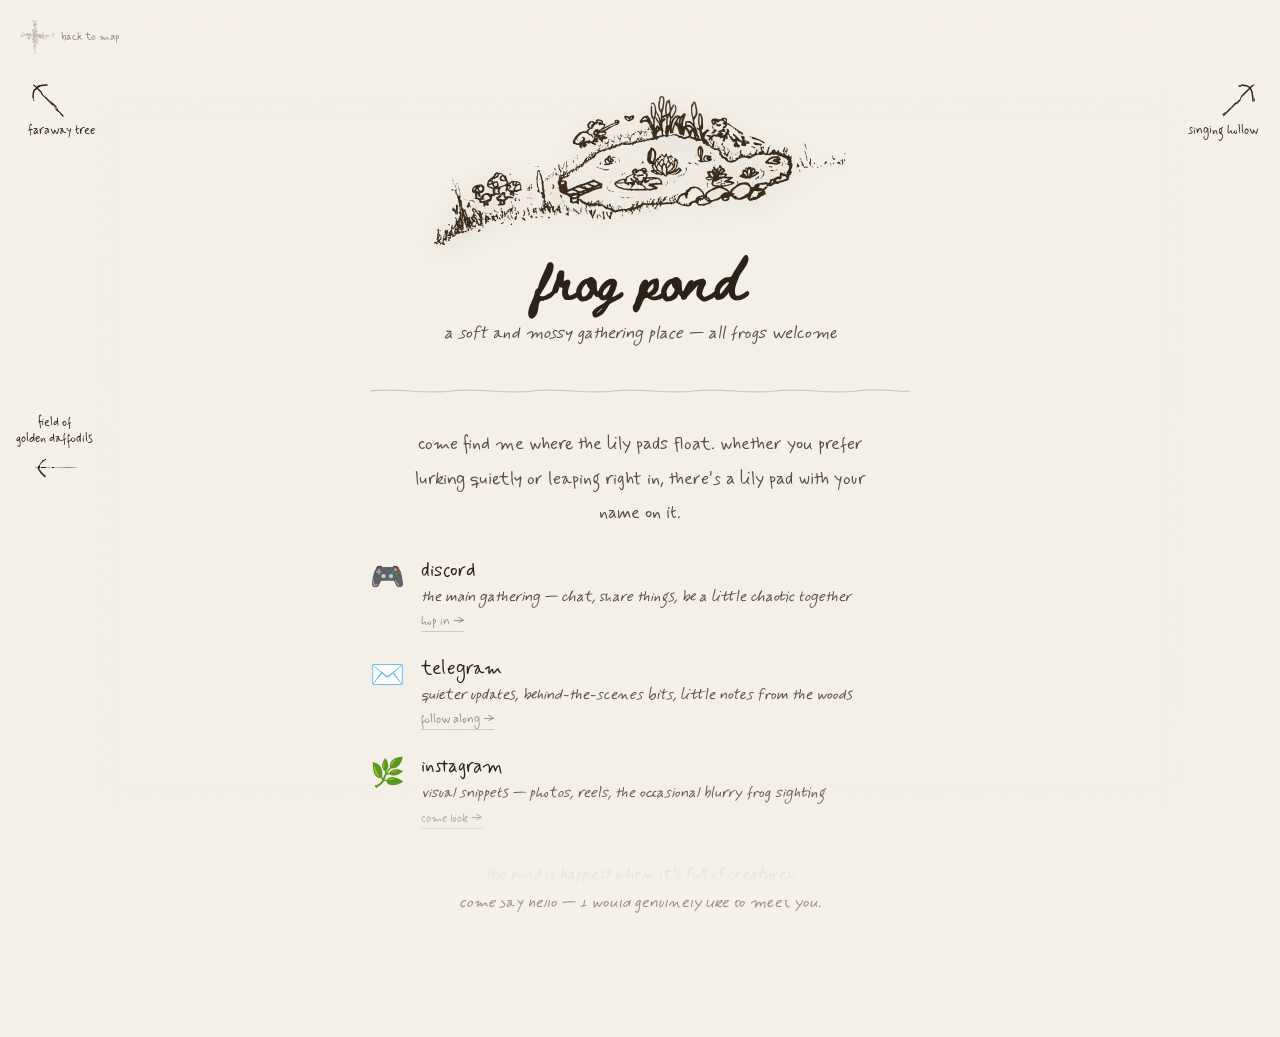
<file: community.html>
<!DOCTYPE html>
<html lang="en">
<head>
<meta charset="UTF-8">
<meta name="viewport" content="width=device-width, initial-scale=1.0">
<title>Frog Pond</title>
<link rel="preconnect" href="https://fonts.googleapis.com">
<link href="https://fonts.googleapis.com/css2?family=Beth+Ellen&family=Mynerve&display=swap" rel="stylesheet">
<link rel="stylesheet" href="assets/css/shared.css">
<style>
  .pond-links { display:flex; flex-direction:column; gap:24px; margin-top:6px; }
  .plink { display:flex; align-items:flex-start; gap:16px; text-decoration:none; color:var(--ink); }
  .plink-icon { font-size:28px; flex-shrink:0; margin-top:2px; }
  .plink-name { font-size:clamp(16px,1.9vw,19px); margin-bottom:3px; }
  .plink-desc { font-size:clamp(12px,1.5vw,15px); color:var(--ink-light); font-style:italic; line-height:1.55; }
  .plink-go   { font-size:12px; color:var(--ink-faint); margin-top:5px; border-bottom:1px solid rgba(42,33,24,0.18); display:inline-block; padding-bottom:1px; transition:border-color 0.2s; }
  .plink:hover .plink-go { border-color:var(--ink); color:var(--ink); }
  .ripple { margin-top:32px; font-style:italic; font-size:clamp(13px,1.6vw,16px); color:var(--ink-faint); line-height:1.75; text-align:center; }
  /* align the two top arrows on the same y-axis (NE down to match NW) */
  .nav-arrow.northeast { top: 80px; }
  /* raise the landmark higher on the page */
  .page-hero { margin-top: 16px; }
</style>
</head>
<body>
<div id="zoom-overlay"></div>

<a class="return-map" href="index.html">
  <img src="assets/map/compass.svg" alt="back to map" onerror="this.style.display='none'">
  <span class="rm-lbl">back to map</span>
</a>

<div class="page-wrap">
  <div class="page-hero">
    <img src="assets/landmarks/frogpond.svg" alt="Frog Pond" onerror="this.style.display='none'">
    <h1>frog pond</h1>
    <p class="sub">a soft and mossy gathering place — all frogs welcome</p>
  </div>
  <div class="ink-divider"></div>

  <p class="body-text" style="text-align:center;max-width:470px;margin:0 auto 28px;">
    come find me where the lily pads float. whether you prefer lurking quietly
    or leaping right in, there's a lily pad with your name on it.
  </p>

  <div class="pond-links">
    <a class="plink" href="https://discord.gg/YOUR_INVITE" target="_blank" rel="noopener">
      <span class="plink-icon">🎮</span>
      <div>
        <div class="plink-name">discord</div>
        <div class="plink-desc">the main gathering — chat, share things, be a little chaotic together</div>
        <span class="plink-go">hop in →</span>
      </div>
    </a>
    <a class="plink" href="https://t.me/YOUR_CHANNEL" target="_blank" rel="noopener">
      <span class="plink-icon">✉️</span>
      <div>
        <div class="plink-name">telegram</div>
        <div class="plink-desc">quieter updates, behind-the-scenes bits, little notes from the woods</div>
        <span class="plink-go">follow along →</span>
      </div>
    </a>
    <a class="plink" href="https://instagram.com/YOUR_HANDLE" target="_blank" rel="noopener">
      <span class="plink-icon">🌿</span>
      <div>
        <div class="plink-name">instagram</div>
        <div class="plink-desc">visual snippets — photos, reels, the occasional blurry frog sighting</div>
        <span class="plink-go">come look →</span>
      </div>
    </a>
  </div>

  <div class="ripple">
    the pond is happiest when it's full of creatures.<br>
    come say hello — I would genuinely like to meet you.
  </div>
</div>

<!-- Northwest → Faraway Tree -->
<a class="nav-arrow northwest" href="blog.html">
  <svg width="40" height="40" viewBox="0 0 40 40" fill="none" xmlns="http://www.w3.org/2000/svg">
    <defs><filter id="f1"><feTurbulence type="turbulence" baseFrequency="0.05" numOctaves="2" seed="22" result="n"/><feDisplacementMap in="SourceGraphic" in2="n" scale="2" xChannelSelector="R" yChannelSelector="G"/></filter></defs>
    <path d="M35 35 C25 25, 15 15, 5 5" stroke="#2a2118" stroke-width="1.5" stroke-linecap="round" filter="url(#f1)"/>
    <path d="M5 19 C5 11, 5 5, 19 5" stroke="#2a2118" stroke-width="1.5" stroke-linecap="round" stroke-linejoin="round" filter="url(#f1)"/>
  </svg>
  <span class="arrow-lbl">faraway tree</span>
</a>

<!-- Northeast → Singing Hollow -->
<a class="nav-arrow northeast" href="videos.html">
  <svg width="40" height="40" viewBox="0 0 40 40" fill="none" xmlns="http://www.w3.org/2000/svg">
    <defs><filter id="f2"><feTurbulence type="turbulence" baseFrequency="0.05" numOctaves="2" seed="6" result="n"/><feDisplacementMap in="SourceGraphic" in2="n" scale="2" xChannelSelector="R" yChannelSelector="G"/></filter></defs>
    <path d="M5 35 C15 25, 25 15, 35 5" stroke="#2a2118" stroke-width="1.5" stroke-linecap="round" filter="url(#f2)"/>
    <path d="M21 5 C29 5, 35 5, 35 21" stroke="#2a2118" stroke-width="1.5" stroke-linecap="round" stroke-linejoin="round" filter="url(#f2)"/>
  </svg>
  <span class="arrow-lbl">singing hollow</span>
</a>

<!-- West → Field of Golden Daffodils -->
<a class="nav-arrow west" href="reviews.html">
  <svg width="48" height="32" viewBox="0 0 48 32" fill="none" xmlns="http://www.w3.org/2000/svg">
    <defs><filter id="f3"><feTurbulence type="turbulence" baseFrequency="0.05" numOctaves="2" seed="31" result="n"/><feDisplacementMap in="SourceGraphic" in2="n" scale="2" xChannelSelector="R" yChannelSelector="G"/></filter></defs>
    <path d="M44 16 C32 15.5, 20 16.5, 4 16" stroke="#2a2118" stroke-width="1.5" stroke-linecap="round" filter="url(#f3)"/>
    <path d="M14 7 C8 11, 3 16, 14 25" stroke="#2a2118" stroke-width="1.5" stroke-linecap="round" stroke-linejoin="round" filter="url(#f3)"/>
  </svg>
  <span class="arrow-lbl">field of<br>golden daffodils</span>
</a>

<script src="assets/js/nav.js"></script>
</body>
</html>
</file>
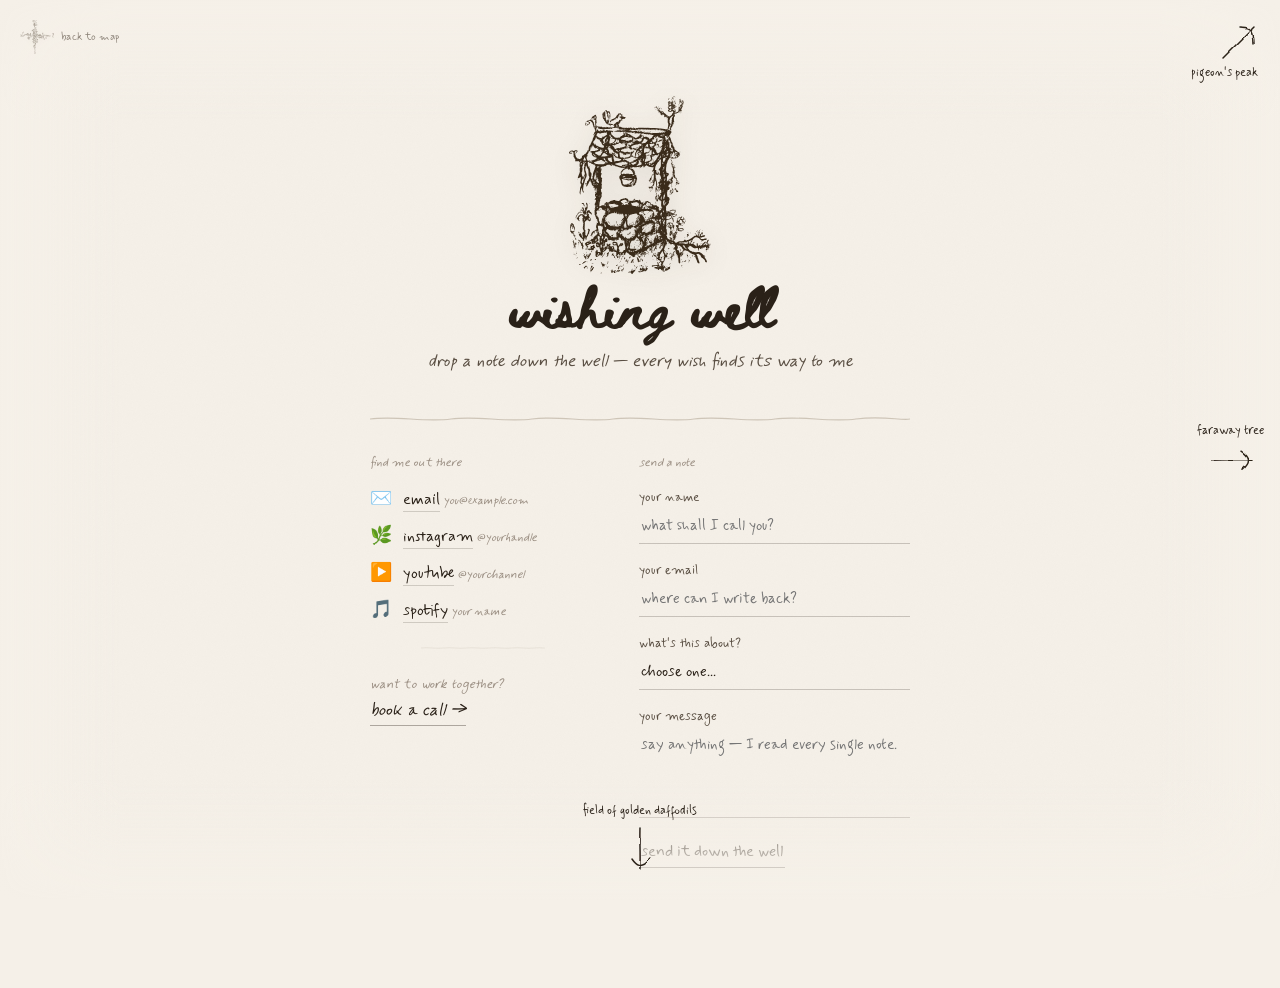
<file: contact.html>
<!DOCTYPE html>
<html lang="en">
<head>
<meta charset="UTF-8">
<meta name="viewport" content="width=device-width, initial-scale=1.0">
<title>Wishing Well</title>
<link rel="preconnect" href="https://fonts.googleapis.com">
<link href="https://fonts.googleapis.com/css2?family=Beth+Ellen&family=Mynerve&display=swap" rel="stylesheet">
<link rel="stylesheet" href="assets/css/shared.css">
<style>
  .contact-cols { display:grid; grid-template-columns:1fr 1.2fr; gap:44px; align-items:start; }
  @media(max-width:620px){ .contact-cols{ grid-template-columns:1fr; gap:24px; } }
  .well-note { margin-bottom:24px; font-style:italic; font-size:13px; color:var(--ink-faint); line-height:1.65; }
  /* slightly larger hero landmark on this page */
  .page-hero img { height: min(178px, 40vw); }
  /* raise the landmark higher on the page */
  .page-hero { margin-top: 16px; }
</style>
</head>
<body>
<div id="zoom-overlay"></div>

<a class="return-map" href="index.html">
  <img src="assets/map/compass.svg" alt="back to map" onerror="this.style.display='none'">
  <span class="rm-lbl">back to map</span>
</a>

<div class="page-wrap">
  <div class="page-hero">
    <img src="assets/landmarks/wishingwell.svg" alt="Wishing Well" onerror="this.style.display='none'">
    <h1>wishing well</h1>
    <p class="sub">drop a note down the well — every wish finds its way to me</p>
  </div>
  <div class="ink-divider"></div>

  <div class="contact-cols">
    <div>
      <p style="font-size:12px;color:var(--ink-faint);font-style:italic;margin-bottom:16px;">find me out there</p>
      <div class="social-list">
        <a class="social-item" href="mailto:you@example.com">
          <span class="si-i">✉️</span>
          <div><span class="si-n">email</span><span class="si-h">you@example.com</span></div>
        </a>
        <a class="social-item" href="https://instagram.com/YOUR_HANDLE" target="_blank" rel="noopener">
          <span class="si-i">🌿</span>
          <div><span class="si-n">instagram</span><span class="si-h">@yourhandle</span></div>
        </a>
        <a class="social-item" href="https://youtube.com/@YOUR_CHANNEL" target="_blank" rel="noopener">
          <span class="si-i">▶️</span>
          <div><span class="si-n">youtube</span><span class="si-h">@yourchannel</span></div>
        </a>
        <a class="social-item" href="https://open.spotify.com/artist/YOUR_ID" target="_blank" rel="noopener">
          <span class="si-i">🎵</span>
          <div><span class="si-n">spotify</span><span class="si-h">your name</span></div>
        </a>
      </div>
      <div class="ink-divider-sm"></div>
      <div class="well-note">
        want to work together?<br>
        <a class="ink-link" href="https://calendly.com/YOUR_LINK" target="_blank" rel="noopener">book a call →</a>
      </div>
    </div>

    <div>
      <p style="font-size:12px;color:var(--ink-faint);font-style:italic;margin-bottom:18px;">send a note</p>
      <!--
        TO MAKE THIS FORM SEND:
        1. formspree.io → create account → new form
        2. Replace YOUR_FORM_ID below
        3. Remove the onsubmit attribute
      -->
      <form id="cf" onsubmit="hs(event)" method="POST" action="https://formspree.io/f/YOUR_FORM_ID">
        <div class="form-field">
          <label for="nm">your name</label>
          <input type="text" id="nm" name="name" placeholder="what shall I call you?" required>
        </div>
        <div class="form-field">
          <label for="em">your email</label>
          <input type="email" id="em" name="email" placeholder="where can I write back?" required>
        </div>
        <div class="form-field">
          <label for="sb">what's this about?</label>
          <select id="sb" name="subject">
            <option value="">choose one...</option>
            <option>a collaboration</option>
            <option>booking or events</option>
            <option>just saying hello</option>
            <option>press or media</option>
            <option>something else entirely</option>
          </select>
        </div>
        <div class="form-field">
          <label for="mg">your message</label>
          <textarea id="mg" name="message" placeholder="say anything — I read every single note." required></textarea>
        </div>
        <button type="submit" class="submit-btn">send it down the well</button>
      </form>
      <div class="success-msg" id="sm">
        ✦ your message arrived safely ✦<br>
        I'll write back soon — probably with tea in hand.
      </div>
    </div>
  </div>
</div>

<!-- Northeast → Pigeon's Peak (peak is up-right of the well) -->
<a class="nav-arrow northeast" href="about.html">
  <svg width="40" height="40" viewBox="0 0 40 40" fill="none" xmlns="http://www.w3.org/2000/svg">
    <defs><filter id="f3"><feTurbulence type="turbulence" baseFrequency="0.05" numOctaves="2" seed="24" result="n"/><feDisplacementMap in="SourceGraphic" in2="n" scale="2" xChannelSelector="R" yChannelSelector="G"/></filter></defs>
    <path d="M5 35 C15 25, 25 15, 35 5" stroke="#2a2118" stroke-width="1.5" stroke-linecap="round" filter="url(#f3)"/>
    <path d="M21 5 C29 5, 35 5, 35 21" stroke="#2a2118" stroke-width="1.5" stroke-linecap="round" stroke-linejoin="round" filter="url(#f3)"/>
  </svg>
  <span class="arrow-lbl">pigeon's peak</span>
</a>

<!-- East → Faraway Tree (well is center-left; faraway is to the east) -->
<a class="nav-arrow east" href="blog.html">
  <svg width="48" height="32" viewBox="0 0 48 32" fill="none" xmlns="http://www.w3.org/2000/svg">
    <defs><filter id="f1"><feTurbulence type="turbulence" baseFrequency="0.05" numOctaves="2" seed="9" result="n"/><feDisplacementMap in="SourceGraphic" in2="n" scale="2" xChannelSelector="R" yChannelSelector="G"/></filter></defs>
    <path d="M4 16 C16 15.5, 28 16.5, 44 16" stroke="#2a2118" stroke-width="1.5" stroke-linecap="round" filter="url(#f1)"/>
    <path d="M34 7 C40 11, 45 16, 34 25" stroke="#2a2118" stroke-width="1.5" stroke-linecap="round" stroke-linejoin="round" filter="url(#f1)"/>
  </svg>
  <span class="arrow-lbl">faraway tree</span>
</a>

<!-- South → Field of Golden Daffodils (field is below-left of well) -->
<a class="nav-arrow south" href="reviews.html">
  <svg width="32" height="48" viewBox="0 0 32 48" fill="none" xmlns="http://www.w3.org/2000/svg">
    <defs><filter id="f2"><feTurbulence type="turbulence" baseFrequency="0.05" numOctaves="2" seed="16" result="n"/><feDisplacementMap in="SourceGraphic" in2="n" scale="2" xChannelSelector="R" yChannelSelector="G"/></filter></defs>
    <path d="M16 4 C15.5 16, 16.5 28, 16 44" stroke="#2a2118" stroke-width="1.5" stroke-linecap="round" filter="url(#f2)"/>
    <path d="M7 34 C11 40, 16 45, 25 34" stroke="#2a2118" stroke-width="1.5" stroke-linecap="round" stroke-linejoin="round" filter="url(#f2)"/>
  </svg>
  <span class="arrow-lbl">field of golden daffodils</span>
</a>

<script>
  function hs(e){
    e.preventDefault();
    document.getElementById('cf').style.display='none';
    document.getElementById('sm').style.display='block';
  }
</script>
<script src="assets/js/nav.js"></script>
</body>
</html>
</file>
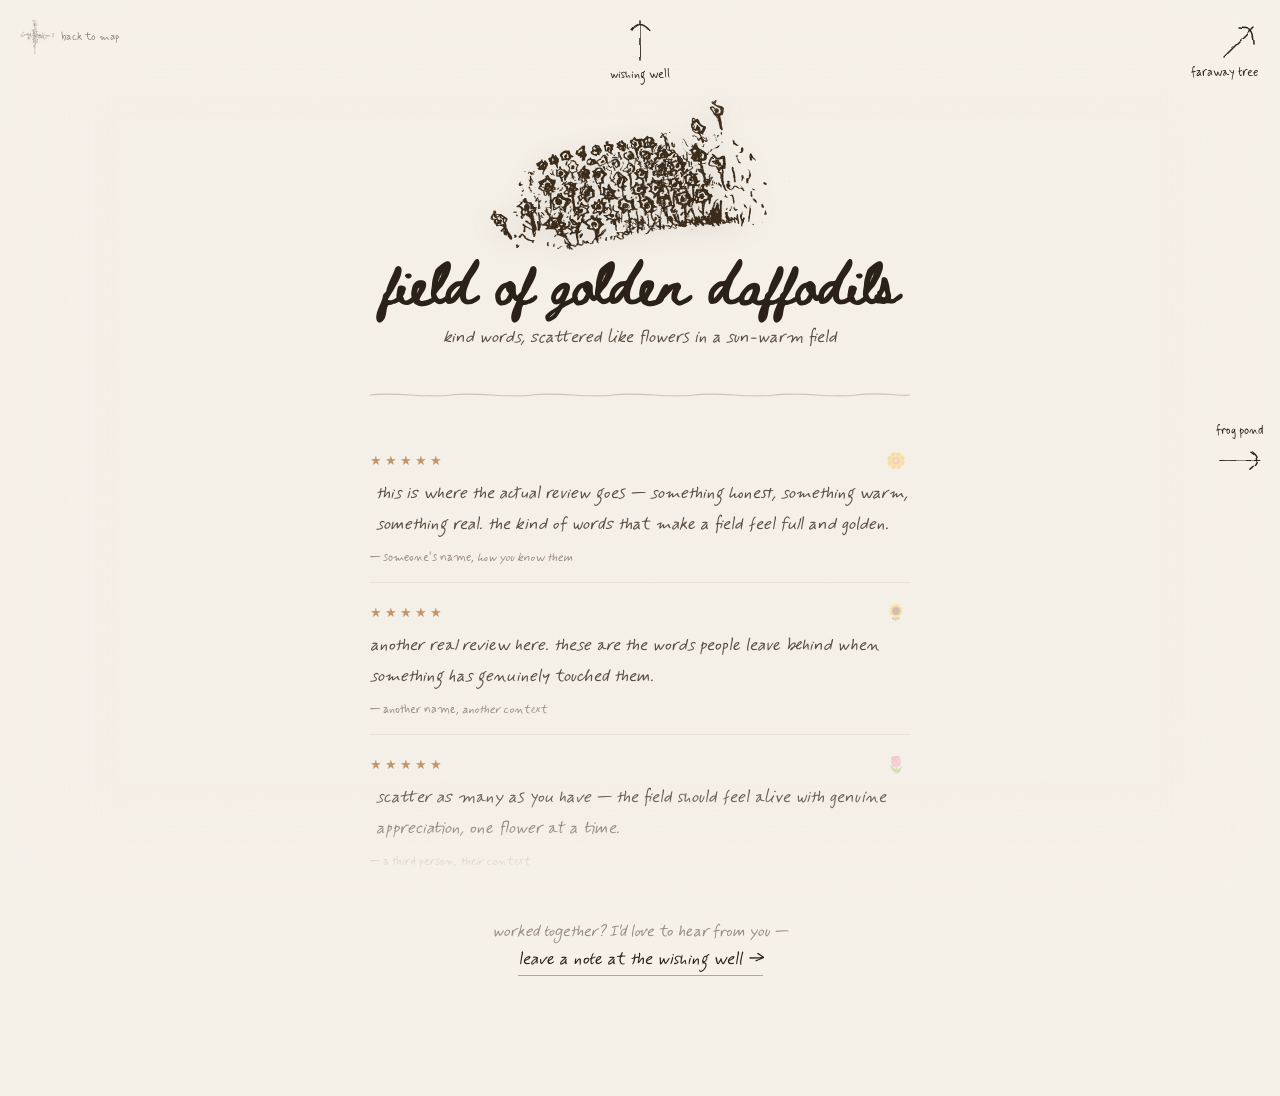
<file: reviews.html>
<!DOCTYPE html>
<html lang="en">
<head>
<meta charset="UTF-8">
<meta name="viewport" content="width=device-width, initial-scale=1.0">
<title>Field of Golden Daffodils</title>
<link rel="preconnect" href="https://fonts.googleapis.com">
<link href="https://fonts.googleapis.com/css2?family=Beth+Ellen&family=Mynerve&display=swap" rel="stylesheet">
<link rel="stylesheet" href="assets/css/shared.css">
<style>
  .review-flow { display:flex; flex-direction:column; }
  .rb { padding:22px 0 16px; border-bottom:1px solid rgba(181,168,152,0.2); position:relative; }
  .rb:last-child { border-bottom:none; }
  .rb:nth-child(odd) .rb-text { margin-left:6px; }
  .rb-stars { font-size:13px; letter-spacing:3px; color:var(--accent); margin-bottom:8px; }
  .rb-text  { font-style:italic; font-size:clamp(14px,1.8vw,17px); color:var(--ink-light); line-height:1.82; margin-bottom:10px; }
  .rb-by    { font-size:12px; color:var(--ink-faint); }
  .rb-role  { font-style:italic; }
  .rb-petal { position:absolute; right:4px; top:20px; font-size:16px; opacity:0.3; }
  .field-cta { margin-top:32px; text-align:center; font-style:italic; font-size:clamp(13px,1.6vw,16px); color:var(--ink-faint); line-height:1.7; }
  /* raise the landmark slightly higher on the page */
  .page-hero { margin-top: 20px; }
</style>
</head>
<body>
<div id="zoom-overlay"></div>

<a class="return-map" href="index.html">
  <img src="assets/map/compass.svg" alt="back to map" onerror="this.style.display='none'">
  <span class="rm-lbl">back to map</span>
</a>

<div class="page-wrap">
  <div class="page-hero">
    <img src="assets/landmarks/goldenfield.svg" alt="Field of Golden Daffodils" onerror="this.style.display='none'">
    <h1>field of golden daffodils</h1>
    <p class="sub">kind words, scattered like flowers in a sun-warm field</p>
  </div>
  <div class="ink-divider"></div>

  <div class="review-flow">
    <!-- copy this block for each review -->
    <div class="rb">
      <div class="rb-petal">🌼</div>
      <div class="rb-stars">★★★★★</div>
      <div class="rb-text">this is where the actual review goes — something honest, something warm, something real. the kind of words that make a field feel full and golden.</div>
      <div class="rb-by">— someone's name, <span class="rb-role">how you know them</span></div>
    </div>
    <div class="rb">
      <div class="rb-petal">🌻</div>
      <div class="rb-stars">★★★★★</div>
      <div class="rb-text">another real review here. these are the words people leave behind when something has genuinely touched them.</div>
      <div class="rb-by">— another name, <span class="rb-role">another context</span></div>
    </div>
    <div class="rb">
      <div class="rb-petal">🌷</div>
      <div class="rb-stars">★★★★★</div>
      <div class="rb-text">scatter as many as you have — the field should feel alive with genuine appreciation, one flower at a time.</div>
      <div class="rb-by">— a third person, <span class="rb-role">their context</span></div>
    </div>
  </div>

  <div class="field-cta">
    worked together? I'd love to hear from you —<br>
    <a class="ink-link" href="contact.html">leave a note at the wishing well →</a>
  </div>
</div>

<!-- Northeast → Faraway Tree (field is bottom-left; faraway is center = northeast) -->
<a class="nav-arrow northeast" href="blog.html">
  <svg width="40" height="40" viewBox="0 0 40 40" fill="none" xmlns="http://www.w3.org/2000/svg">
    <defs><filter id="f1"><feTurbulence type="turbulence" baseFrequency="0.05" numOctaves="2" seed="4" result="n"/><feDisplacementMap in="SourceGraphic" in2="n" scale="2" xChannelSelector="R" yChannelSelector="G"/></filter></defs>
    <path d="M5 35 C15 25, 25 15, 35 5" stroke="#2a2118" stroke-width="1.5" stroke-linecap="round" filter="url(#f1)"/>
    <path d="M21 5 C29 5, 35 5, 35 21" stroke="#2a2118" stroke-width="1.5" stroke-linecap="round" stroke-linejoin="round" filter="url(#f1)"/>
  </svg>
  <span class="arrow-lbl">faraway tree</span>
</a>

<!-- North → Wishing Well (well is directly above on the map) -->
<a class="nav-arrow north" href="contact.html">
  <svg width="32" height="48" viewBox="0 0 32 48" fill="none" xmlns="http://www.w3.org/2000/svg">
    <defs><filter id="f2"><feTurbulence type="turbulence" baseFrequency="0.05" numOctaves="2" seed="9" result="n"/><feDisplacementMap in="SourceGraphic" in2="n" scale="2" xChannelSelector="R" yChannelSelector="G"/></filter></defs>
    <path d="M16 44 C15.5 32, 16.5 18, 16 4" stroke="#2a2118" stroke-width="1.5" stroke-linecap="round" filter="url(#f2)"/>
    <path d="M7 14 C11 8, 16 3, 25 14" stroke="#2a2118" stroke-width="1.5" stroke-linecap="round" stroke-linejoin="round" filter="url(#f2)"/>
  </svg>
  <span class="arrow-lbl">wishing well</span>
</a>

<!-- East → Frog Pond -->
<a class="nav-arrow east" href="community.html">
  <svg width="48" height="32" viewBox="0 0 48 32" fill="none" xmlns="http://www.w3.org/2000/svg">
    <defs><filter id="f3"><feTurbulence type="turbulence" baseFrequency="0.05" numOctaves="2" seed="27" result="n"/><feDisplacementMap in="SourceGraphic" in2="n" scale="2" xChannelSelector="R" yChannelSelector="G"/></filter></defs>
    <path d="M4 16 C16 15.5, 28 16.5, 44 16" stroke="#2a2118" stroke-width="1.5" stroke-linecap="round" filter="url(#f3)"/>
    <path d="M34 7 C40 11, 45 16, 34 25" stroke="#2a2118" stroke-width="1.5" stroke-linecap="round" stroke-linejoin="round" filter="url(#f3)"/>
  </svg>
  <span class="arrow-lbl">frog pond</span>
</a>

<script src="assets/js/nav.js"></script>
</body>
</html>
</file>
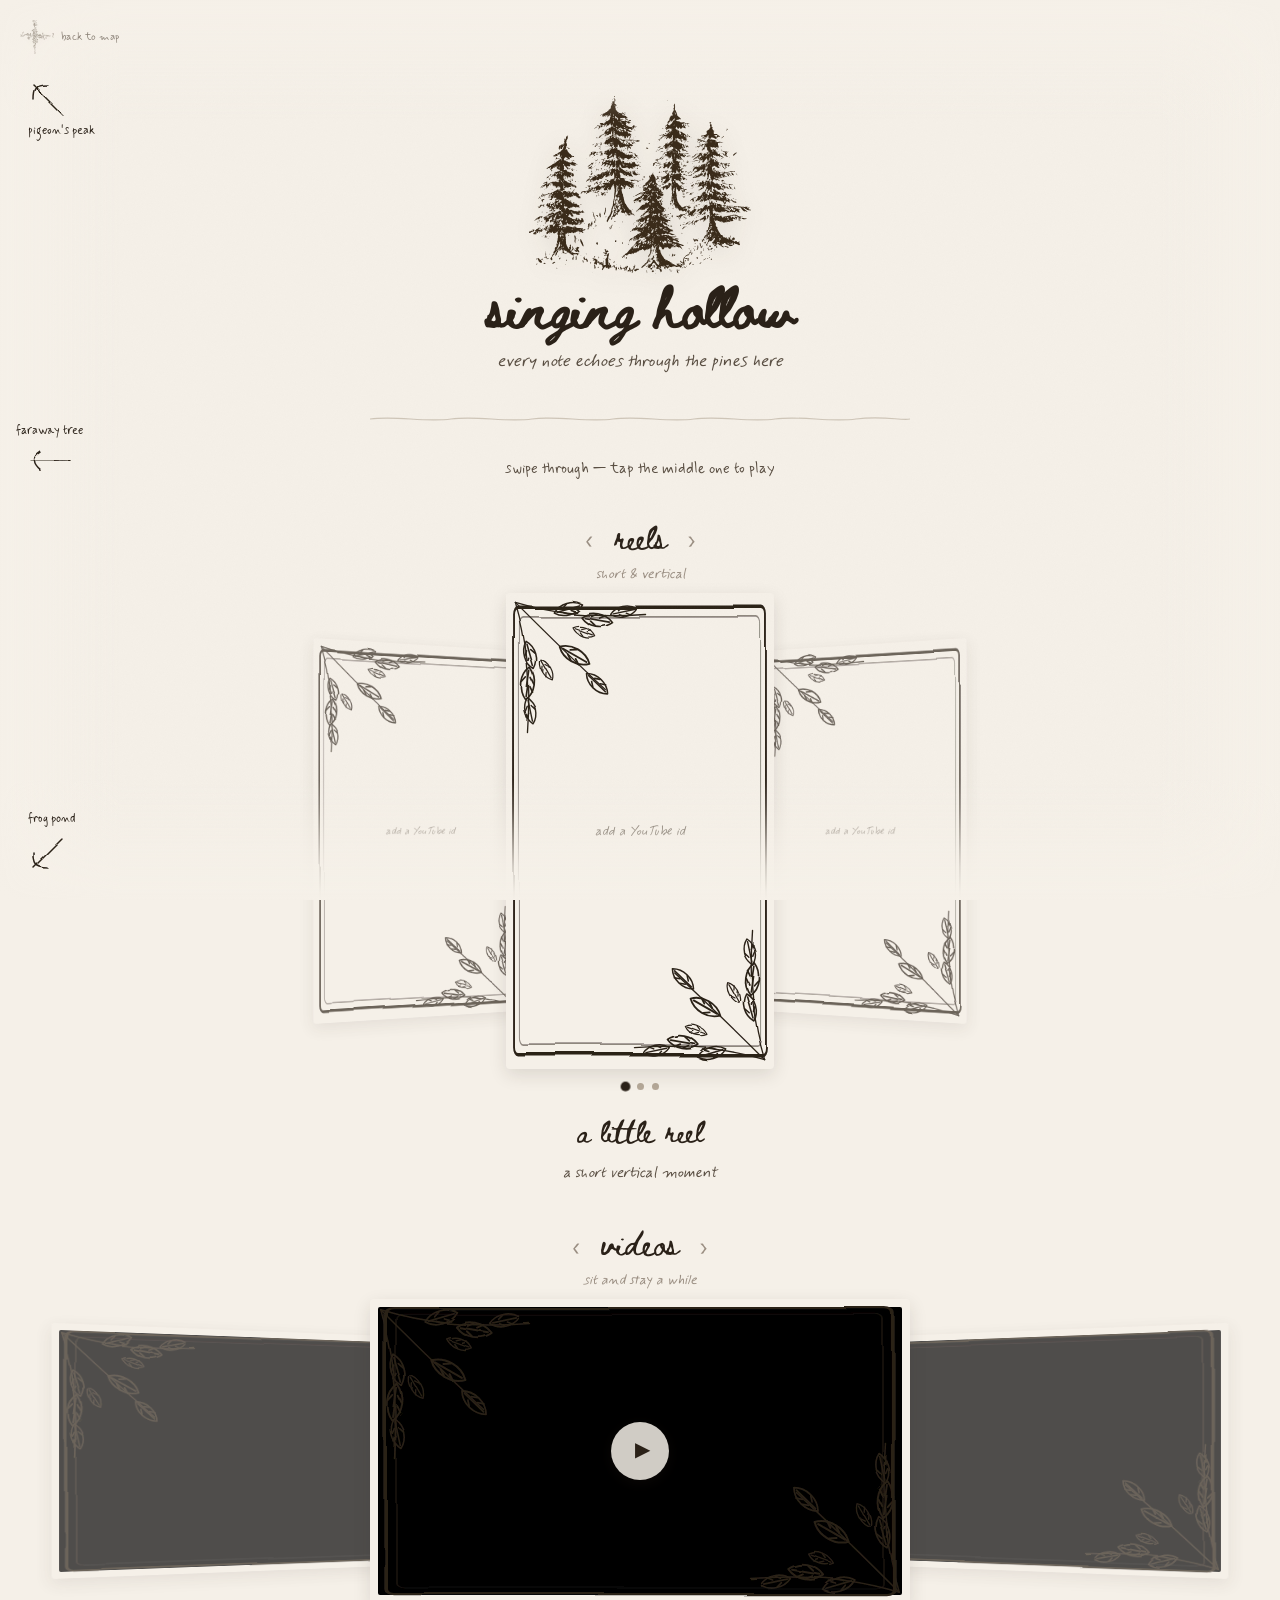
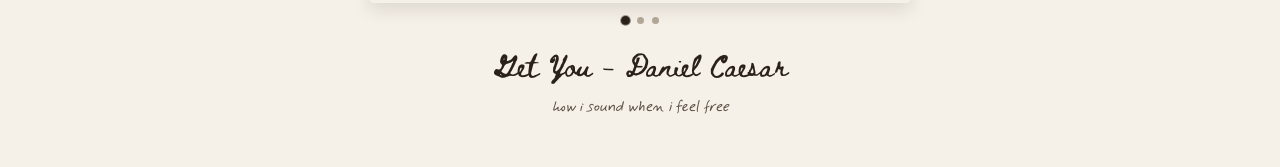
<file: videos.html>
<!DOCTYPE html>
<html lang="en">
<head>
<meta charset="UTF-8">
<meta name="viewport" content="width=device-width, initial-scale=1.0">
<title>Singing Hollow</title>
<link rel="preconnect" href="https://fonts.googleapis.com">
<link href="https://fonts.googleapis.com/css2?family=Beth+Ellen&family=Mynerve&display=swap" rel="stylesheet">
<link rel="stylesheet" href="assets/css/shared.css">
<style>
  /* slightly larger hero landmark on this page */
  .page-hero img { height: min(178px, 40vw); }
  /* raise the landmark higher on the page */
  .page-hero { margin-top: 16px; }

  /* ── VIDEO COVERFLOW (continuous / looping) ── */
  .page-wrap { padding-bottom: 14px; }
  .cf { position: relative; width: 100%; margin: 0 auto; }
  .cf-viewport { position: relative; }
  .cf-stage {
    position: relative; margin: 0 auto;
    perspective: 1200px;
    touch-action: pan-y;                 /* vertical page scroll still works */
    -webkit-user-select: none; user-select: none;
    cursor: grab;
  }
  .cf-stage.dragging { cursor: grabbing; }
  .cf-stage:focus { outline: none; }
  .cf-stage:focus-visible { outline: 2px solid var(--ink-light); outline-offset: 8px; border-radius: 10px; }
  .cf-card {
    position: absolute; top: 0; left: 0;
    transform-origin: center center;
    will-change: transform, opacity;
  }
  .cf-wide .cf-card { width: min(78vw, 540px); }
  .cf-tall .cf-card { width: min(56vw, 268px); }
  .cf-frame {
    --fin: 8px;
    position: relative; overflow: hidden; border-radius: 4px;
    background: var(--parchment);
    box-shadow: 0 6px 18px rgba(42,33,24,0.12);
  }
  .cf-wide .cf-frame { aspect-ratio: 16 / 9; }
  .cf-tall .cf-frame { aspect-ratio: 9 / 16; }
  /* the video sits inset so the drawn frame reads as a border around it */
  .cf-frame iframe { position: absolute; top: var(--fin); left: var(--fin); width: calc(100% - 2 * var(--fin)); height: calc(100% - 2 * var(--fin)); border: 0; border-radius: 2px; background: #000; }
  /* hand-drawn botanical frame: wobbly border + leaf sprigs at two corners */
  .cf-deco {
    position: absolute; inset: 0; z-index: 3; pointer-events: none;
    background-image: url("data:image/svg+xml,%3Csvg%20xmlns%3D%22http%3A%2F%2Fwww.w3.org%2F2000%2Fsvg%22%20viewBox%3D%220%200%20100%20100%22%20preserveAspectRatio%3D%22none%22%3E%3Cdefs%3E%3Cfilter%20id%3D%22b%22%3E%3CfeTurbulence%20type%3D%22fractalNoise%22%20baseFrequency%3D%220.014%22%20numOctaves%3D%222%22%20seed%3D%226%22%20result%3D%22n%22%2F%3E%3CfeDisplacementMap%20in%3D%22SourceGraphic%22%20in2%3D%22n%22%20scale%3D%221.8%22%2F%3E%3C%2Ffilter%3E%3C%2Fdefs%3E%3Cg%20filter%3D%22url(%23b)%22%20fill%3D%22none%22%20stroke%3D%22%232a2118%22%20stroke-linejoin%3D%22round%22%3E%3Crect%20x%3D%223%22%20y%3D%223%22%20width%3D%2294%22%20height%3D%2294%22%20rx%3D%221.5%22%20stroke-width%3D%220.7%22%2F%3E%3Crect%20x%3D%225%22%20y%3D%225%22%20width%3D%2290%22%20height%3D%2290%22%20rx%3D%221.5%22%20stroke-width%3D%220.35%22%20opacity%3D%220.5%22%2F%3E%3C%2Fg%3E%3C%2Fsvg%3E"), url("data:image/svg+xml,%3Csvg%20xmlns%3D%22http%3A%2F%2Fwww.w3.org%2F2000%2Fsvg%22%20viewBox%3D%220%200%20120%20120%22%3E%3Cdefs%3E%3Cfilter%20id%3D%22s%22%3E%3CfeTurbulence%20type%3D%22fractalNoise%22%20baseFrequency%3D%220.045%22%20numOctaves%3D%222%22%20seed%3D%223%22%20result%3D%22n%22%2F%3E%3CfeDisplacementMap%20in%3D%22SourceGraphic%22%20in2%3D%22n%22%20scale%3D%222.3%22%2F%3E%3C%2Ffilter%3E%3C%2Fdefs%3E%3Cg%20filter%3D%22url(%23s)%22%20fill%3D%22none%22%20stroke%3D%22%232a2118%22%20stroke-width%3D%221%22%20stroke-linecap%3D%22round%22%20stroke-linejoin%3D%22round%22%3E%3Cpath%20d%3D%22M7%207%20C34%2015%2C62%2019%2C104%2016%22%2F%3E%3Cpath%20d%3D%22M7%207%20C15%2034%2C19%2062%2C16%20104%22%2F%3E%3Cpath%20d%3D%22M7%207%20C30%2030%2C46%2046%2C74%2072%22%2F%3E%3Cg%20transform%3D%22translate(36%2015)%20rotate(-16)%20scale(1.15%201.15)%22%3E%3Cpath%20d%3D%22M0%200%20C5%20-5%2C14%20-5%2C19%200%20C14%205%2C5%205%2C0%200Z%22%2F%3E%3Cpath%20d%3D%22M2%200%20L17%200%22%2F%3E%3Cpath%20d%3D%22M6%20-1.4%20L9%20-3.4%22%2F%3E%3Cpath%20d%3D%22M11%201.4%20L14%203.4%22%2F%3E%3Cpath%20d%3D%22M6%201.4%20L9%203.4%22%2F%3E%3C%2Fg%3E%3Cg%20transform%3D%22translate(56%2018)%20rotate(10)%20scale(1.25%20-1.25)%22%3E%3Cpath%20d%3D%22M0%200%20C5%20-5%2C14%20-5%2C19%200%20C14%205%2C5%205%2C0%200Z%22%2F%3E%3Cpath%20d%3D%22M2%200%20L17%200%22%2F%3E%3Cpath%20d%3D%22M6%20-1.4%20L9%20-3.4%22%2F%3E%3Cpath%20d%3D%22M11%201.4%20L14%203.4%22%2F%3E%3Cpath%20d%3D%22M6%201.4%20L9%203.4%22%2F%3E%3C%2Fg%3E%3Cg%20transform%3D%22translate(78%2016)%20rotate(-12)%20scale(1.05%201.05)%22%3E%3Cpath%20d%3D%22M0%200%20C5%20-5%2C14%20-5%2C19%200%20C14%205%2C5%205%2C0%200Z%22%2F%3E%3Cpath%20d%3D%22M2%200%20L17%200%22%2F%3E%3Cpath%20d%3D%22M6%20-1.4%20L9%20-3.4%22%2F%3E%3Cpath%20d%3D%22M11%201.4%20L14%203.4%22%2F%3E%3Cpath%20d%3D%22M6%201.4%20L9%203.4%22%2F%3E%3C%2Fg%3E%3Cg%20transform%3D%22translate(15%2036)%20rotate(74)%20scale(1.15%201.15)%22%3E%3Cpath%20d%3D%22M0%200%20C5%20-5%2C14%20-5%2C19%200%20C14%205%2C5%205%2C0%200Z%22%2F%3E%3Cpath%20d%3D%22M2%200%20L17%200%22%2F%3E%3Cpath%20d%3D%22M6%20-1.4%20L9%20-3.4%22%2F%3E%3Cpath%20d%3D%22M11%201.4%20L14%203.4%22%2F%3E%3Cpath%20d%3D%22M6%201.4%20L9%203.4%22%2F%3E%3C%2Fg%3E%3Cg%20transform%3D%22translate(18%2056)%20rotate(98)%20scale(1.25%20-1.25)%22%3E%3Cpath%20d%3D%22M0%200%20C5%20-5%2C14%20-5%2C19%200%20C14%205%2C5%205%2C0%200Z%22%2F%3E%3Cpath%20d%3D%22M2%200%20L17%200%22%2F%3E%3Cpath%20d%3D%22M6%20-1.4%20L9%20-3.4%22%2F%3E%3Cpath%20d%3D%22M11%201.4%20L14%203.4%22%2F%3E%3Cpath%20d%3D%22M6%201.4%20L9%203.4%22%2F%3E%3C%2Fg%3E%3Cg%20transform%3D%22translate(16%2078)%20rotate(78)%20scale(1.05%201.05)%22%3E%3Cpath%20d%3D%22M0%200%20C5%20-5%2C14%20-5%2C19%200%20C14%205%2C5%205%2C0%200Z%22%2F%3E%3Cpath%20d%3D%22M2%200%20L17%200%22%2F%3E%3Cpath%20d%3D%22M6%20-1.4%20L9%20-3.4%22%2F%3E%3Cpath%20d%3D%22M11%201.4%20L14%203.4%22%2F%3E%3Cpath%20d%3D%22M6%201.4%20L9%203.4%22%2F%3E%3C%2Fg%3E%3Cg%20transform%3D%22translate(40%2040)%20rotate(30)%20scale(1.35%201.35)%22%3E%3Cpath%20d%3D%22M0%200%20C5%20-5%2C14%20-5%2C19%200%20C14%205%2C5%205%2C0%200Z%22%2F%3E%3Cpath%20d%3D%22M2%200%20L17%200%22%2F%3E%3Cpath%20d%3D%22M6%20-1.4%20L9%20-3.4%22%2F%3E%3Cpath%20d%3D%22M11%201.4%20L14%203.4%22%2F%3E%3Cpath%20d%3D%22M6%201.4%20L9%203.4%22%2F%3E%3C%2Fg%3E%3Cg%20transform%3D%22translate(60%2060)%20rotate(44)%20scale(1.15%20-1.15)%22%3E%3Cpath%20d%3D%22M0%200%20C5%20-5%2C14%20-5%2C19%200%20C14%205%2C5%205%2C0%200Z%22%2F%3E%3Cpath%20d%3D%22M2%200%20L17%200%22%2F%3E%3Cpath%20d%3D%22M6%20-1.4%20L9%20-3.4%22%2F%3E%3Cpath%20d%3D%22M11%201.4%20L14%203.4%22%2F%3E%3Cpath%20d%3D%22M6%201.4%20L9%203.4%22%2F%3E%3C%2Fg%3E%3Cg%20transform%3D%22translate(26%2050)%20rotate(60)%20scale(0.9%200.9)%22%3E%3Cpath%20d%3D%22M0%200%20C5%20-5%2C14%20-5%2C19%200%20C14%205%2C5%205%2C0%200Z%22%2F%3E%3Cpath%20d%3D%22M2%200%20L17%200%22%2F%3E%3Cpath%20d%3D%22M6%20-1.4%20L9%20-3.4%22%2F%3E%3Cpath%20d%3D%22M11%201.4%20L14%203.4%22%2F%3E%3Cpath%20d%3D%22M6%201.4%20L9%203.4%22%2F%3E%3C%2Fg%3E%3Cg%20transform%3D%22translate(50%2026)%20rotate(20)%20scale(0.9%20-0.9)%22%3E%3Cpath%20d%3D%22M0%200%20C5%20-5%2C14%20-5%2C19%200%20C14%205%2C5%205%2C0%200Z%22%2F%3E%3Cpath%20d%3D%22M2%200%20L17%200%22%2F%3E%3Cpath%20d%3D%22M6%20-1.4%20L9%20-3.4%22%2F%3E%3Cpath%20d%3D%22M11%201.4%20L14%203.4%22%2F%3E%3Cpath%20d%3D%22M6%201.4%20L9%203.4%22%2F%3E%3C%2Fg%3E%3C%2Fg%3E%3C%2Fsvg%3E"), url("data:image/svg+xml,%3Csvg%20xmlns%3D%22http%3A%2F%2Fwww.w3.org%2F2000%2Fsvg%22%20viewBox%3D%220%200%20120%20120%22%3E%3Cdefs%3E%3Cfilter%20id%3D%22s%22%3E%3CfeTurbulence%20type%3D%22fractalNoise%22%20baseFrequency%3D%220.045%22%20numOctaves%3D%222%22%20seed%3D%223%22%20result%3D%22n%22%2F%3E%3CfeDisplacementMap%20in%3D%22SourceGraphic%22%20in2%3D%22n%22%20scale%3D%222.3%22%2F%3E%3C%2Ffilter%3E%3C%2Fdefs%3E%3Cg%20transform%3D%22rotate(180%2060%2060)%22%3E%3Cg%20filter%3D%22url(%23s)%22%20fill%3D%22none%22%20stroke%3D%22%232a2118%22%20stroke-width%3D%221%22%20stroke-linecap%3D%22round%22%20stroke-linejoin%3D%22round%22%3E%3Cpath%20d%3D%22M7%207%20C34%2015%2C62%2019%2C104%2016%22%2F%3E%3Cpath%20d%3D%22M7%207%20C15%2034%2C19%2062%2C16%20104%22%2F%3E%3Cpath%20d%3D%22M7%207%20C30%2030%2C46%2046%2C74%2072%22%2F%3E%3Cg%20transform%3D%22translate(36%2015)%20rotate(-16)%20scale(1.15%201.15)%22%3E%3Cpath%20d%3D%22M0%200%20C5%20-5%2C14%20-5%2C19%200%20C14%205%2C5%205%2C0%200Z%22%2F%3E%3Cpath%20d%3D%22M2%200%20L17%200%22%2F%3E%3Cpath%20d%3D%22M6%20-1.4%20L9%20-3.4%22%2F%3E%3Cpath%20d%3D%22M11%201.4%20L14%203.4%22%2F%3E%3Cpath%20d%3D%22M6%201.4%20L9%203.4%22%2F%3E%3C%2Fg%3E%3Cg%20transform%3D%22translate(56%2018)%20rotate(10)%20scale(1.25%20-1.25)%22%3E%3Cpath%20d%3D%22M0%200%20C5%20-5%2C14%20-5%2C19%200%20C14%205%2C5%205%2C0%200Z%22%2F%3E%3Cpath%20d%3D%22M2%200%20L17%200%22%2F%3E%3Cpath%20d%3D%22M6%20-1.4%20L9%20-3.4%22%2F%3E%3Cpath%20d%3D%22M11%201.4%20L14%203.4%22%2F%3E%3Cpath%20d%3D%22M6%201.4%20L9%203.4%22%2F%3E%3C%2Fg%3E%3Cg%20transform%3D%22translate(78%2016)%20rotate(-12)%20scale(1.05%201.05)%22%3E%3Cpath%20d%3D%22M0%200%20C5%20-5%2C14%20-5%2C19%200%20C14%205%2C5%205%2C0%200Z%22%2F%3E%3Cpath%20d%3D%22M2%200%20L17%200%22%2F%3E%3Cpath%20d%3D%22M6%20-1.4%20L9%20-3.4%22%2F%3E%3Cpath%20d%3D%22M11%201.4%20L14%203.4%22%2F%3E%3Cpath%20d%3D%22M6%201.4%20L9%203.4%22%2F%3E%3C%2Fg%3E%3Cg%20transform%3D%22translate(15%2036)%20rotate(74)%20scale(1.15%201.15)%22%3E%3Cpath%20d%3D%22M0%200%20C5%20-5%2C14%20-5%2C19%200%20C14%205%2C5%205%2C0%200Z%22%2F%3E%3Cpath%20d%3D%22M2%200%20L17%200%22%2F%3E%3Cpath%20d%3D%22M6%20-1.4%20L9%20-3.4%22%2F%3E%3Cpath%20d%3D%22M11%201.4%20L14%203.4%22%2F%3E%3Cpath%20d%3D%22M6%201.4%20L9%203.4%22%2F%3E%3C%2Fg%3E%3Cg%20transform%3D%22translate(18%2056)%20rotate(98)%20scale(1.25%20-1.25)%22%3E%3Cpath%20d%3D%22M0%200%20C5%20-5%2C14%20-5%2C19%200%20C14%205%2C5%205%2C0%200Z%22%2F%3E%3Cpath%20d%3D%22M2%200%20L17%200%22%2F%3E%3Cpath%20d%3D%22M6%20-1.4%20L9%20-3.4%22%2F%3E%3Cpath%20d%3D%22M11%201.4%20L14%203.4%22%2F%3E%3Cpath%20d%3D%22M6%201.4%20L9%203.4%22%2F%3E%3C%2Fg%3E%3Cg%20transform%3D%22translate(16%2078)%20rotate(78)%20scale(1.05%201.05)%22%3E%3Cpath%20d%3D%22M0%200%20C5%20-5%2C14%20-5%2C19%200%20C14%205%2C5%205%2C0%200Z%22%2F%3E%3Cpath%20d%3D%22M2%200%20L17%200%22%2F%3E%3Cpath%20d%3D%22M6%20-1.4%20L9%20-3.4%22%2F%3E%3Cpath%20d%3D%22M11%201.4%20L14%203.4%22%2F%3E%3Cpath%20d%3D%22M6%201.4%20L9%203.4%22%2F%3E%3C%2Fg%3E%3Cg%20transform%3D%22translate(40%2040)%20rotate(30)%20scale(1.35%201.35)%22%3E%3Cpath%20d%3D%22M0%200%20C5%20-5%2C14%20-5%2C19%200%20C14%205%2C5%205%2C0%200Z%22%2F%3E%3Cpath%20d%3D%22M2%200%20L17%200%22%2F%3E%3Cpath%20d%3D%22M6%20-1.4%20L9%20-3.4%22%2F%3E%3Cpath%20d%3D%22M11%201.4%20L14%203.4%22%2F%3E%3Cpath%20d%3D%22M6%201.4%20L9%203.4%22%2F%3E%3C%2Fg%3E%3Cg%20transform%3D%22translate(60%2060)%20rotate(44)%20scale(1.15%20-1.15)%22%3E%3Cpath%20d%3D%22M0%200%20C5%20-5%2C14%20-5%2C19%200%20C14%205%2C5%205%2C0%200Z%22%2F%3E%3Cpath%20d%3D%22M2%200%20L17%200%22%2F%3E%3Cpath%20d%3D%22M6%20-1.4%20L9%20-3.4%22%2F%3E%3Cpath%20d%3D%22M11%201.4%20L14%203.4%22%2F%3E%3Cpath%20d%3D%22M6%201.4%20L9%203.4%22%2F%3E%3C%2Fg%3E%3Cg%20transform%3D%22translate(26%2050)%20rotate(60)%20scale(0.9%200.9)%22%3E%3Cpath%20d%3D%22M0%200%20C5%20-5%2C14%20-5%2C19%200%20C14%205%2C5%205%2C0%200Z%22%2F%3E%3Cpath%20d%3D%22M2%200%20L17%200%22%2F%3E%3Cpath%20d%3D%22M6%20-1.4%20L9%20-3.4%22%2F%3E%3Cpath%20d%3D%22M11%201.4%20L14%203.4%22%2F%3E%3Cpath%20d%3D%22M6%201.4%20L9%203.4%22%2F%3E%3C%2Fg%3E%3Cg%20transform%3D%22translate(50%2026)%20rotate(20)%20scale(0.9%20-0.9)%22%3E%3Cpath%20d%3D%22M0%200%20C5%20-5%2C14%20-5%2C19%200%20C14%205%2C5%205%2C0%200Z%22%2F%3E%3Cpath%20d%3D%22M2%200%20L17%200%22%2F%3E%3Cpath%20d%3D%22M6%20-1.4%20L9%20-3.4%22%2F%3E%3Cpath%20d%3D%22M11%201.4%20L14%203.4%22%2F%3E%3Cpath%20d%3D%22M6%201.4%20L9%203.4%22%2F%3E%3C%2Fg%3E%3C%2Fg%3E%3C%2Fg%3E%3C%2Fsvg%3E");
    background-position: 0 0, top left, bottom right;
    background-repeat: no-repeat, no-repeat, no-repeat;
    background-size: 100% 100%, 44% auto, 44% auto;
  }
  .cf-wide .cf-deco { background-size: 100% 100%, 34% auto, 34% auto; }
  .cf-tall .cf-deco { background-size: 100% 100%, 60% auto, 60% auto; }
  .cf-ph {
    position: absolute; inset: var(--fin); display: flex; align-items: center; justify-content: center;
    font-style: italic; color: var(--ink-light); font-size: 13px; text-align: center; padding: 12px;
  }
  /* veil catches drags/taps on side cards; removed on the centre card so it plays */
  /* the veil sits over EVERY card (centre included) so a trackpad swipe or
     drag is caught anywhere; a tap on the centre engages the video below */
  .cf-veil { position: absolute; inset: 0; z-index: 2; cursor: grab; }
  /* once engaged (tapped), let clicks reach the video's own controls */
  .cf-card.live .cf-veil { pointer-events: none; cursor: default; }
  /* play hint on the centred video (hidden once it's engaged/playing) */
  .cf-card.has-video.is-centre:not(.live) .cf-frame::before {
    content: '▶'; position: absolute; inset: 0; margin: auto; z-index: 2;
    width: 58px; height: 58px; border-radius: 50%;
    display: flex; align-items: center; justify-content: center;
    font-size: 20px; color: var(--ink); padding-left: 4px;
    background: rgba(245,240,232,0.85);
    box-shadow: 0 3px 14px rgba(42,33,24,0.25);
    pointer-events: none;
  }
  .cf-cap { text-align: center; padding: 0 12px; margin-top: 16px; min-height: 3.4em; }
  .cf-cap .t { font-family: 'Beth Ellen', cursive; font-size: clamp(17px, 2.4vw, 22px); margin-bottom: 6px; }
  .cf-cap .d { font-size: clamp(13px, 1.6vw, 15px); color: var(--ink-light); font-style: italic; line-height: 1.7; max-width: 520px; margin: 0 auto; }
  .cf-dots { display: flex; justify-content: center; flex-wrap: wrap; gap: 8px; margin-top: 14px; }
  .cf-dot { width: 7px; height: 7px; border-radius: 50%; background: var(--dashed); border: none; padding: 0; cursor: pointer; transition: background .25s, transform .25s; }
  .cf-dot.active { background: var(--ink); transform: scale(1.4); }
  .cf-row { margin-bottom: 30px; }
  .cf-row.last { margin-bottom: 46px; }
  .cf-heading { display: flex; align-items: center; justify-content: center; gap: 16px; font-family: 'Beth Ellen', cursive; font-size: clamp(18px, 2.6vw, 24px); margin: 10px 0 2px; }
  .cf-nav {
    background: none; border: none; padding: 2px 4px; cursor: pointer;
    font-family: 'Beth Ellen', cursive; font-size: clamp(20px, 2.8vw, 28px); line-height: 1;
    color: var(--ink-faint); transition: color 0.2s, transform 0.15s;
  }
  .cf-nav:hover { color: var(--ink); }
  .cf-nav:active { transform: scale(0.82); }
  .cf-sub { text-align: center; font-style: italic; color: var(--ink-faint); font-size: clamp(12px, 1.5vw, 14px); margin-bottom: 10px; }
</style>
</head>
<body>
<div id="zoom-overlay"></div>

<a class="return-map" href="index.html">
  <img src="assets/map/compass.svg" alt="back to map" onerror="this.style.display='none'">
  <span class="rm-lbl">back to map</span>
</a>

<div class="page-wrap">
  <div class="page-hero">
    <img src="assets/landmarks/singinghollow.svg" alt="Singing Hollow" onerror="this.style.display='none'">
    <h1>singing hollow</h1>
    <p class="sub">every note echoes through the pines here</p>
  </div>
  <div class="ink-divider"></div>

  <p class="body-text" style="text-align:center;max-width:440px;margin:0 auto 2px;font-size:clamp(13px,1.6vw,15px);">
    swipe through — tap the middle one to play
  </p>
</div><!-- /page-wrap -->

<!-- ── VIDEO COVERFLOWS ──
     Fill in the two lists (WIDE + REELS) in the script below. Each entry
     is a YouTube id plus a title and caption. Both rows loop endlessly. ── -->
<section class="cf-row">
  <div class="cf-heading">
    <button type="button" class="cf-nav cf-nav-prev" aria-label="previous reel">‹</button>
    <span>reels</span>
    <button type="button" class="cf-nav cf-nav-next" aria-label="next reel">›</button>
  </div>
  <div class="cf-sub">short &amp; vertical</div>
  <div class="cf cf-tall" id="cfTall"></div>
  <div class="cf-cap" id="capTall"></div>
</section>

<section class="cf-row last">
  <div class="cf-heading">
    <button type="button" class="cf-nav cf-nav-prev" aria-label="previous video">‹</button>
    <span>videos</span>
    <button type="button" class="cf-nav cf-nav-next" aria-label="next video">›</button>
  </div>
  <div class="cf-sub">sit and stay a while</div>
  <div class="cf cf-wide" id="cfWide"></div>
  <div class="cf-cap" id="capWide"></div>
</section>

<!-- Northwest → Pigeon's Peak (singing hollow is top-right; peak is top-center = northwest) -->
<a class="nav-arrow northwest" href="about.html">
  <svg width="40" height="40" viewBox="0 0 40 40" fill="none" xmlns="http://www.w3.org/2000/svg">
    <defs><filter id="f1"><feTurbulence type="turbulence" baseFrequency="0.05" numOctaves="2" seed="2" result="n"/><feDisplacementMap in="SourceGraphic" in2="n" scale="2" xChannelSelector="R" yChannelSelector="G"/></filter></defs>
    <path d="M34 34 C24 24, 14 14, 5 5" stroke="#2a2118" stroke-width="1.5" stroke-linecap="round" filter="url(#f1)"/>
    <path d="M5 19 C5 11, 5 5, 19 5" stroke="#2a2118" stroke-width="1.5" stroke-linecap="round" stroke-linejoin="round" filter="url(#f1)"/>
  </svg>
  <span class="arrow-lbl">pigeon's peak</span>
</a>

<!-- Southwest → Frog Pond -->
<a class="nav-arrow southwest" href="community.html">
  <svg width="40" height="40" viewBox="0 0 40 40" fill="none" xmlns="http://www.w3.org/2000/svg">
    <defs><filter id="f2"><feTurbulence type="turbulence" baseFrequency="0.05" numOctaves="2" seed="11" result="n"/><feDisplacementMap in="SourceGraphic" in2="n" scale="2" xChannelSelector="R" yChannelSelector="G"/></filter></defs>
    <path d="M34 6 C24 16, 14 26, 5 35" stroke="#2a2118" stroke-width="1.5" stroke-linecap="round" filter="url(#f2)"/>
    <path d="M5 21 C5 29, 5 35, 19 35" stroke="#2a2118" stroke-width="1.5" stroke-linecap="round" stroke-linejoin="round" filter="url(#f2)"/>
  </svg>
  <span class="arrow-lbl">frog pond</span>
</a>

<!-- West → Faraway Tree -->
<a class="nav-arrow west" href="blog.html">
  <svg width="48" height="32" viewBox="0 0 48 32" fill="none" xmlns="http://www.w3.org/2000/svg">
    <defs><filter id="f3"><feTurbulence type="turbulence" baseFrequency="0.05" numOctaves="2" seed="15" result="n"/><feDisplacementMap in="SourceGraphic" in2="n" scale="2" xChannelSelector="R" yChannelSelector="G"/></filter></defs>
    <path d="M44 16 C32 15.5, 20 16.5, 4 16" stroke="#2a2118" stroke-width="1.5" stroke-linecap="round" filter="url(#f3)"/>
    <path d="M14 7 C8 11, 3 16, 14 25" stroke="#2a2118" stroke-width="1.5" stroke-linecap="round" stroke-linejoin="round" filter="url(#f3)"/>
  </svg>
  <span class="arrow-lbl">faraway tree</span>
</a>

<script>
  // ── YOUR VIDEOS ─────────────────────────────────────────────────
  // To add a video, add ONE new line to a list below. Two ways:
  //   • just paste the link in quotes:          'https://youtu.be/XXXXXXXXXXX',
  //   • or a link with a title + caption:        { url: 'https://youtu.be/XXXXXXXXXXX', title: 'my title', caption: 'a few words' },
  // Any YouTube link works — watch?v=… , youtu.be/… , or /shorts/… .
  // Add as many as you like; each row loops no matter how many there are.
  //
  // WIDE  = normal landscape videos.   REELS = vertical shorts/reels.
  const WIDE = [
    { url: 'https://www.youtube.com/watch?v=OjV0qW-Cwcs', title: 'Get You - Daniel Caesar', caption: 'how i sound when i feel free' },
    { url: 'https://www.youtube.com/watch?v=zvSH7wFrjcc&list=RDzvSH7wFrjcc&start_radio=1', title: 'Misty - Ella Fitzgerald',          caption: 'one of my favourite songs in the world' },
    { url: 'https://www.youtube.com/watch?v=foIGoBTrhJk', title: 'Valentine - Laufey',          caption: 'jazz but cute' },
    // { url: 'https://youtu.be/XXXXXXXXXXX', title: 'a new one', caption: 'say something about it' },
  ];
  const REELS = [
    { url: '', title: 'a little reel', caption: 'a short vertical moment' },
    { url: '', title: 'another reel',  caption: 'a snippet, a sketch, a scene' },
    { url: '', title: 'one more',      caption: 'quick and vertical' },
    // 'https://www.youtube.com/shorts/XXXXXXXXXXX',
  ];

  const ytSrc = id => `https://www.youtube-nocookie.com/embed/${id}?enablejsapi=1&rel=0&playsinline=1`;

  // Pull the 11-char video id out of any YouTube link (or a bare id).
  function parseId(input) {
    if (!input) return '';
    input = String(input).trim();
    const m = input.match(/(?:youtu\.be\/|\/embed\/|\/shorts\/|[?&]v=)([A-Za-z0-9_-]{11})/);
    if (m) return m[1];
    if (/^[A-Za-z0-9_-]{11}$/.test(input)) return input;   // already just an id
    return '';
  }
  // Accept a plain link string OR a { url/id, title, caption } object.
  function normalize(v) {
    if (typeof v === 'string') return { id: parseId(v), title: '', caption: '' };
    return { id: parseId(v.url || v.id || ''), title: v.title || '', caption: v.caption || '' };
  }

  // A continuous coverflow: cards are absolutely positioned around a
  // fractional centre index `pos`; wrap() makes the distance loop, so
  // there's no first or last — it spins forever in either direction.
  function coverflow(root, cap, rawItems) {
    const items = (rawItems || []).map(normalize);
    const N = items.length;
    if (!N) return;
    const portrait = root.classList.contains('cf-tall');
    if (cap) cap.innerHTML = '<div class="t"></div><div class="d"></div>';

    const viewport = document.createElement('div'); viewport.className = 'cf-viewport';
    const stage = document.createElement('div'); stage.className = 'cf-stage';
    viewport.appendChild(stage);

    const cards = items.map((it, i) => {
      const card = document.createElement('div');
      card.className = 'cf-card'; card.dataset.i = i;
      const frame = document.createElement('div'); frame.className = 'cf-frame';
      if (it.id) {
        const f = document.createElement('iframe');
        f.dataset.base = ytSrc(it.id);        // src without autoplay (thumbnail state)
        f.src = f.dataset.base;
        f.allow = 'accelerometer; autoplay; encrypted-media; gyroscope; picture-in-picture; fullscreen';
        f.allowFullscreen = true; f.loading = 'lazy';
        frame.appendChild(f);
        card.classList.add('has-video');
      } else {
        const ph = document.createElement('div'); ph.className = 'cf-ph';
        ph.textContent = 'add a YouTube id'; frame.appendChild(ph);
      }
      const veil = document.createElement('div'); veil.className = 'cf-veil';
      frame.appendChild(veil);
      const deco = document.createElement('div'); deco.className = 'cf-deco';  // botanical frame overlay
      frame.appendChild(deco);
      card.appendChild(frame); stage.appendChild(card);
      return card;
    });

    root.appendChild(viewport);

    const dotsWrap = document.createElement('div'); dotsWrap.className = 'cf-dots';
    const dots = items.map((_, i) => {
      const d = document.createElement('button');
      d.type = 'button'; d.className = 'cf-dot'; d.setAttribute('aria-label', 'video ' + (i + 1));
      d.addEventListener('click', () => animateTo(pos + wrap(i - pos)));
      dotsWrap.appendChild(d); return d;
    });
    root.appendChild(dotsWrap);

    const SPACING = portrait ? 0.9 : 0.72;   // × card width, gap between centres
    const ROT = 24, DEPTH = 120, WINDOW = 3.2;
    let pos = 0, anim = null, cardW = 0, lastActive = -1;

    function measure() {
      cardW = cards[0].offsetWidth;
      stage.style.height = cards[0].querySelector('.cf-frame').offsetHeight + 'px';
    }
    function wrap(x) { x = ((x % N) + N) % N; if (x > N / 2) x -= N; return x; }  // shortest looped distance

    function render(p) {
      pos = p;
      const spacing = cardW * SPACING;
      const cx = stage.clientWidth / 2;
      cards.forEach((card, i) => {
        const rel = wrap(i - p);
        const a = Math.abs(rel);
        if (a > WINDOW) { card.style.display = 'none'; card.classList.remove('is-centre'); return; }
        card.style.display = '';
        card.classList.toggle('is-centre', a < 0.5);
        const clamped = Math.max(-1, Math.min(1, rel));
        const x = cx - cardW / 2 + rel * spacing;
        const scale = Math.max(0.68, 1 - a * 0.14);
        card.style.transform =
          `translate3d(${x.toFixed(1)}px, 0, ${(-a * DEPTH).toFixed(1)}px) rotateY(${(-clamped * ROT).toFixed(1)}deg) scale(${scale.toFixed(3)})`;
        card.style.opacity = Math.max(0, 1 - a * 0.32).toFixed(3);
        card.style.zIndex = String(Math.round(100 - a * 10));
      });
      const active = ((Math.round(p) % N) + N) % N;
      dots.forEach((d, i) => d.classList.toggle('active', i === active));
      if (cap) {
        cap.querySelector('.t').textContent = items[active].title || '';
        cap.querySelector('.d').textContent = items[active].caption || '';
      }
    }

    function pauseCard(card) {
      const f = card.querySelector('iframe');
      if (f && f.contentWindow) f.contentWindow.postMessage('{"event":"command","func":"pauseVideo","args":""}', '*');
    }
    function settle() {
      const active = ((Math.round(pos) % N) + N) % N;
      if (active !== lastActive) {
        cards.forEach((card, i) => { if (i !== active) pauseCard(card); });  // stop the ones you left
        lastActive = active;
      }
    }
    function animateTo(target) {
      disengage();
      cancelAnimationFrame(anim);
      const start = pos, t0 = performance.now(), dur = 430;
      (function step(now) {
        const k = Math.min(1, (now - t0) / dur), e = 1 - Math.pow(1 - k, 3);
        render(start + (target - start) * e);
        if (k < 1) anim = requestAnimationFrame(step);
        else { render(target); settle(); }
      })(performance.now());
    }

    // ‹ › arrows beside the row title
    const row = root.closest('.cf-row');
    if (row) {
      const navPrev = row.querySelector('.cf-nav-prev');
      const navNext = row.querySelector('.cf-nav-next');
      if (navPrev) navPrev.addEventListener('click', () => animateTo(Math.round(pos) - 1));
      if (navNext) navNext.addEventListener('click', () => animateTo(Math.round(pos) + 1));
    }

    // keyboard: ← / → step through the focused carousel
    stage.tabIndex = 0;
    stage.setAttribute('role', 'group');
    stage.setAttribute('aria-label', portrait ? 'reels carousel' : 'videos carousel');
    stage.addEventListener('keydown', (e) => {
      if (e.key === 'ArrowLeft')       { e.preventDefault(); animateTo(Math.round(pos) - 1); }
      else if (e.key === 'ArrowRight') { e.preventDefault(); animateTo(Math.round(pos) + 1); }
    });

    // trackpad: a horizontal two-finger swipe scrubs through the row,
    // then snaps to the nearest video when the swipe stops. Listen on the
    // whole row (root, full width) so it responds across the entire span,
    // not just where a card happens to sit.
    let wheelTO = null;
    root.addEventListener('wheel', (e) => {
      if (Math.abs(e.deltaX) <= Math.abs(e.deltaY)) return;   // vertical intent → let the page scroll
      e.preventDefault();
      disengage();
      cancelAnimationFrame(anim);
      render(pos + e.deltaX / (cardW * SPACING));
      clearTimeout(wheelTO);
      wheelTO = setTimeout(() => animateTo(Math.round(pos)), 110);
    }, { passive: false });

    // drag (pointer events unify mouse + touch)
    let dragging = false, startX = 0, startPos = 0, moved = false, startCard = null;
    stage.addEventListener('pointerdown', (e) => {
      dragging = true; moved = false; startX = e.clientX; startPos = pos;
      // record the card under the press NOW — setPointerCapture below will
      // retarget later events to the stage, so e.target is unreliable in pointerup
      startCard = e.target.closest ? e.target.closest('.cf-card') : null;
      disengage();
      cancelAnimationFrame(anim);
      stage.classList.add('dragging');
      stage.focus({ preventScroll: true });   // so arrow keys drive this row
      try { stage.setPointerCapture(e.pointerId); } catch (_) {}
    });
    stage.addEventListener('pointermove', (e) => {
      if (!dragging) return;
      const dx = e.clientX - startX;
      if (Math.abs(dx) > 5) moved = true;
      render(startPos - dx / (cardW * SPACING));
    });
    function endDrag(e) {
      if (!dragging) return;
      dragging = false; stage.classList.remove('dragging');
      if (moved) { animateTo(Math.round(pos)); }
      else if (startCard) {
        const i = +startCard.dataset.i;
        const active = ((Math.round(pos) % N) + N) % N;
        if (i === active) engage(startCard);           // tap the centre → play it (controls become live)
        else animateTo(pos + wrap(i - pos));           // tap a side card → centre it
      }
    }
    stage.addEventListener('pointerup', endDrag);
    stage.addEventListener('pointercancel', endDrag);

    // Engage = the centre video becomes a live player (its own controls work).
    // Any navigation disengages it, so the veil goes back to catching swipes.
    let liveCard = null;
    function engage(cardEl) {
      if (liveCard === cardEl) return;
      const f = cardEl.querySelector('iframe');
      if (!f || !f.dataset.base) return;             // placeholder card — nothing to play
      disengage();
      liveCard = cardEl; cardEl.classList.add('live');
      // Reload with autoplay. This runs inside the click/tap gesture, so the
      // browser allows it to start playing (with sound).
      f.src = f.dataset.base + '&autoplay=1';
    }
    function disengage() {
      if (!liveCard) return;
      const f = liveCard.querySelector('iframe');
      if (f && f.dataset.base) f.src = f.dataset.base;   // reload → stop playback, back to thumbnail
      liveCard.classList.remove('live');
      liveCard = null;
    }

    window.addEventListener('resize', () => { measure(); render(pos); });
    measure(); render(0); settle();
    setTimeout(() => { measure(); render(pos); }, 300);   // re-measure after layout settles
  }

  coverflow(document.getElementById('cfWide'), document.getElementById('capWide'), WIDE);
  coverflow(document.getElementById('cfTall'), document.getElementById('capTall'), REELS);
</script>
<script src="assets/js/nav.js"></script>
</body>
</html>
</file>
<file: assets/css/shared.css>
/* Wild Fairy Garden — shared inner page styles */
*, *::before, *::after { box-sizing: border-box; margin: 0; padding: 0; }

:root {
  --ink: #2a2118;
  --ink-light: #5a4f43;
  --ink-faint: #9a8e82;
  --parchment: #f5f0e8;
  --parchment-dark: #ede5d0;
  --dashed: #b5a898;
  --accent: #c4956a;
}

html { scroll-behavior: smooth; }
body {
  background: var(--parchment);
  /* Mynerve for all body copy */
  font-family: 'Mynerve', cursive;
  color: var(--ink);
  min-height: 100vh;
  position: relative;
}
body::after {
  content: ''; position: fixed; inset: 0;
  background-image: url("data:image/svg+xml,%3Csvg xmlns='http://www.w3.org/2000/svg' width='300' height='300'%3E%3Cfilter id='n'%3E%3CfeTurbulence type='fractalNoise' baseFrequency='0.9' numOctaves='4' stitchTiles='stitch'/%3E%3CfeColorMatrix type='saturate' values='0'/%3E%3C/filter%3E%3Crect width='300' height='300' filter='url(%23n)' opacity='0.026'/%3E%3C/svg%3E");
  pointer-events: none; z-index: 0;
}

/* ── PAGE WRAP ──
   max-width shrinks on narrower viewports so content never
   overlaps the fixed side-arrows (which need ~60px each side). ── */
.page-wrap {
  position: relative; z-index: 1;
  width: min(700px, calc(100vw - 120px));
  margin: 0 auto;
  padding: 80px 80px 120px;
  animation: pageIn 0.65s ease both;
}
@keyframes pageIn {
  from { opacity: 0; transform: translateY(16px); }
  to   { opacity: 1; transform: translateY(0); }
}

/* ── PAGE HERO ──
   Extra top margin so the landmark image starts below the top nav
   arrows (north ≈top 16px, reaching ~90px) and never overlaps them. ── */
.page-hero {
  display: flex; flex-direction: column; align-items: center;
  text-align: center; margin-top: 44px; margin-bottom: 36px; gap: 10px;
}
/* Size by HEIGHT, not a square box — every landmark renders at the
   same height and top-aligns, so they all start at the same point
   (matching faraway tree) regardless of their aspect ratio. ── */
.page-hero img {
  height: min(150px, 34vw); width: auto; max-width: 100%; object-fit: contain;
  filter: drop-shadow(0 5px 13px rgba(42,33,24,0.12));
  animation: hf 5s ease-in-out infinite;
}
@keyframes hf { 0%,100%{transform:translateY(0)} 50%{transform:translateY(-8px)} }

/* Landmark name headings keep Beth Ellen */
.page-hero h1 {
  font-family: 'Beth Ellen', cursive;
  font-size: clamp(26px, 4.5vw, 42px); line-height: 1.1;
}
.page-hero .sub {
  font-size: clamp(14px, 1.8vw, 17px); color: var(--ink-light);
  font-style: italic; max-width: 460px; line-height: 1.6;
  /* name → description spacing matches pigeon's peak (18px total:
     10px flex gap + 8px here) */
  margin-top: 8px;
}

/* ── WAVY INK DIVIDER ── */
.ink-divider {
  width: 100%; height: 16px; margin: 28px 0;
  background: url("data:image/svg+xml,%3Csvg xmlns='http://www.w3.org/2000/svg' viewBox='0 0 600 16'%3E%3Cpath d='M0 8 C30 4,60 12,90 8 C120 4,150 12,180 8 C210 4,240 12,270 8 C300 4,330 12,360 8 C390 4,420 12,450 8 C480 4,510 12,540 8 C570 4,590 10,600 8' stroke='%23b5a898' stroke-width='1.3' fill='none' opacity='0.6'/%3E%3C/svg%3E") no-repeat center / 100% 100%;
}
.ink-divider-sm {
  width: 55%; height: 12px; margin: 20px auto;
  background: url("data:image/svg+xml,%3Csvg xmlns='http://www.w3.org/2000/svg' viewBox='0 0 360 12'%3E%3Cpath d='M0 6 C22 3,44 9,66 6 C88 3,110 9,132 6 C154 3,176 9,198 6 C220 3,242 9,264 6 C286 3,308 9,330 6 C345 4,356 7,360 6' stroke='%23b5a898' stroke-width='1.1' fill='none' opacity='0.5'/%3E%3C/svg%3E") no-repeat center / 100% 100%;
}

/* ── TEXT ── */
.body-text {
  font-size: clamp(15px, 1.8vw, 18px);
  line-height: 1.9; color: var(--ink-light); margin-bottom: 18px;
}
.ink-quote {
  padding: 0 0 0 20px; margin: 24px 0;
  border-left: 2px solid rgba(196,149,106,0.45);
  font-style: italic; font-size: clamp(15px, 1.8vw, 19px);
  color: var(--ink-light); line-height: 1.8;
}
.tag {
  display: inline-block; font-size: 12px; padding: 2px 10px;
  border-bottom: 1px solid rgba(42,33,24,0.18);
  color: var(--ink-light); margin: 2px 3px 2px 0;
}
.ink-link {
  display: inline-block; text-decoration: none; color: var(--ink);
  border-bottom: 1.5px solid rgba(42,33,24,0.35); padding-bottom: 1px;
  font-size: clamp(14px, 1.7vw, 17px);
  transition: border-color 0.2s;
}
.ink-link:hover { border-color: var(--ink); }

/* ── PLATFORM ROW ── */
.platform-row { display: flex; flex-wrap: wrap; gap: 12px; margin: 14px 0; }
.platform-item {
  display: flex; align-items: center; gap: 9px;
  text-decoration: none; color: var(--ink);
  font-size: clamp(13px, 1.6vw, 16px);
  border-bottom: 1px solid rgba(42,33,24,0.16); padding-bottom: 1px;
  transition: border-color 0.2s;
}
.platform-item:hover { border-color: var(--ink); }
.platform-item .pi  { font-size: 20px; flex-shrink: 0; }

/* ── LIST ── */
.item-list { display: flex; flex-direction: column; }
.list-item {
  display: flex; gap: 14px; align-items: baseline;
  padding: 13px 0; border-bottom: 1px solid rgba(181,168,152,0.28);
  text-decoration: none; color: var(--ink);
  transition: padding-left 0.18s;
}
.list-item:hover { padding-left: 5px; }
.list-item:last-child { border-bottom: none; }
.li-meta  { font-size: 12px; color: var(--ink-faint); flex-shrink: 0; width: 68px; padding-top: 2px; font-style: italic; }
.li-title { font-size: clamp(14px, 1.7vw, 17px); margin-bottom: 2px; }
.li-desc  { font-size: clamp(12px, 1.4vw, 14px); color: var(--ink-light); font-style: italic; line-height: 1.4; }
.li-dur   { margin-left: auto; font-size: 12px; color: var(--ink-faint); font-style: italic; flex-shrink: 0; }

/* ── REVIEWS ── */
.review-flow { display: flex; flex-direction: column; }
.review-block {
  padding: 24px 0 18px; border-bottom: 1px solid rgba(181,168,152,0.2);
  position: relative;
}
.review-block:last-child { border-bottom: none; }
.rb-stars { font-size: 14px; letter-spacing: 3px; color: var(--accent); margin-bottom: 9px; }
.rb-text  { font-style: italic; font-size: clamp(14px, 1.8vw, 17px); color: var(--ink-light); line-height: 1.82; margin-bottom: 11px; }
.rb-by    { font-size: 12px; color: var(--ink-faint); }
.rb-petal { position: absolute; right: 6px; top: 22px; font-size: 18px; opacity: 0.35; }

/* ── VIDEO GRID ── */
.video-grid { display: grid; grid-template-columns: repeat(auto-fill, minmax(240px,1fr)); gap: 24px; margin-top: 6px; }
.video-thumb {
  aspect-ratio: 16/9; background: var(--parchment-dark);
  border-radius: 4px; overflow: hidden; position: relative;
  display: flex; align-items: center; justify-content: center;
  font-style: italic; color: var(--ink-faint); font-size: 14px; margin-bottom: 9px;
}
.video-thumb iframe { position: absolute; inset: 0; width: 100%; height: 100%; border: none; }
.video-title { font-size: clamp(14px,1.6vw,16px); margin-bottom: 3px; }
.video-desc  { font-size: 12px; color: var(--ink-light); font-style: italic; }

/* ── CATEGORY TABS ── */
.tab-row { display: flex; gap: 5px; flex-wrap: wrap; margin-bottom: 22px; }
.tab {
  font-family: 'Mynerve', cursive; font-size: 13px; padding: 3px 12px;
  background: none; border: none; border-bottom: 1.5px solid rgba(42,33,24,0.18);
  color: var(--ink-light); cursor: pointer; transition: border-color 0.2s, color 0.2s;
}
.tab.active, .tab:hover { color: var(--ink); border-color: var(--ink); }

/* ── FORM ── */
.form-field { display: flex; flex-direction: column; gap: 3px; margin-bottom: 18px; }
.form-field label { font-size: 13px; color: var(--ink-light); }
.form-field input, .form-field textarea, .form-field select {
  background: transparent; border: none;
  border-bottom: 1.5px solid rgba(42,33,24,0.22); border-radius: 0;
  padding: 7px 2px; font-family: 'Mynerve', cursive;
  font-size: 15px; color: var(--ink); outline: none;
  transition: border-color 0.2s; resize: none;
}
.form-field input:focus, .form-field textarea:focus, .form-field select:focus { border-color: var(--ink); }
.form-field textarea { min-height: 90px; }
.form-field select { appearance: none; cursor: pointer; }
.submit-btn {
  background: none; border: none; border-bottom: 1.5px solid var(--ink);
  font-family: 'Mynerve', cursive; font-size: 16px; color: var(--ink);
  padding: 5px 2px; cursor: pointer;
  transition: letter-spacing 0.2s;
}
.submit-btn:hover { letter-spacing: 0.06em; }

/* ── SOCIAL LIST ── */
.social-list { display: flex; flex-direction: column; gap: 13px; }
.social-item {
  display: flex; align-items: center; gap: 11px;
  text-decoration: none; color: var(--ink); font-size: clamp(13px,1.6vw,16px);
}
.social-item .si-i { font-size: 18px; flex-shrink: 0; }
.social-item .si-n { border-bottom: 1px solid rgba(42,33,24,0.18); padding-bottom: 1px; transition: border-color 0.2s; }
.social-item:hover .si-n { border-color: var(--ink); }
.social-item .si-h { font-size: 12px; color: var(--ink-faint); font-style: italic; margin-left: 3px; }

/* ── SUCCESS ── */
.success-msg { display: none; font-style: italic; font-size: 17px; color: var(--ink-light); margin-top: 16px; line-height: 1.7; }


/* ── EDGE FADE SCRIM ──
   A fixed, full-viewport veil that fades the parchment in along all
   four edges, so any words or images scrolling underneath the fixed
   nav arrows gently blend out and never visually collide with them.
   Sits above page content (z-index 1) but below the arrows (81).   ── */
body::before {
  content: '';
  position: fixed;
  inset: 0;
  z-index: 80;
  pointer-events: none;
  /* Multi-stop gradients: the fade begins right at the edge (only a
     few px of solid) and eases out proportionately to fully
     transparent — no hard line anywhere. parchment = 245,240,232. */
  background:
    linear-gradient(to bottom,
      rgba(245,240,232,1)    0,
      rgba(245,240,232,0.98) 8px,
      rgba(245,240,232,0.82) 34px,
      rgba(245,240,232,0.5)  64px,
      rgba(245,240,232,0.2)  92px,
      rgba(245,240,232,0)    120px) top    / 100% 120px no-repeat,
    linear-gradient(to top,
      rgba(245,240,232,1)    0,
      rgba(245,240,232,0.98) 8px,
      rgba(245,240,232,0.82) 34px,
      rgba(245,240,232,0.5)  64px,
      rgba(245,240,232,0.2)  92px,
      rgba(245,240,232,0)    120px) bottom / 100% 120px no-repeat,
    linear-gradient(to right,
      rgba(245,240,232,1)    0,
      rgba(245,240,232,0.98) 8px,
      rgba(245,240,232,0.82) 34px,
      rgba(245,240,232,0.5)  64px,
      rgba(245,240,232,0.2)  92px,
      rgba(245,240,232,0)    120px) left   / 120px 100% no-repeat,
    linear-gradient(to left,
      rgba(245,240,232,1)    0,
      rgba(245,240,232,0.98) 8px,
      rgba(245,240,232,0.82) 34px,
      rgba(245,240,232,0.5)  64px,
      rgba(245,240,232,0.2)  92px,
      rgba(245,240,232,0)    120px) right  / 120px 100% no-repeat;
}

/* ═══════════════════════════════════════════════════════════════
   DIRECTIONAL NAV ARROWS
   All arrows are position:fixed so they never scroll with content
   and never overlap the page text at any scroll position.
   ═══════════════════════════════════════════════════════════════ */

.nav-arrow {
  position: fixed;   /* fixed = always in viewport corner, never scrolls */
  z-index: 81;
  display: flex; flex-direction: column; align-items: center; gap: 4px;
  text-decoration: none; color: var(--ink);
  opacity: 1;                         /* always fully opaque */
  transition: transform 0.22s;        /* no opacity transition */
  cursor: pointer;
  white-space: nowrap;
}
.nav-arrow:hover { opacity: 1; }     /* stays 1 on hover too */
.nav-arrow svg { display: block; flex-shrink: 0; }

/* Arrow labels use Mynerve like body copy */
.arrow-lbl {
  font-family: 'Mynerve', cursive;
  font-size: clamp(10px, 1.1vw, 12px);
  text-align: center; line-height: 1.3;
}

/* ── BOTTOM ROW: southwest / south / southeast
   These are the most common — sit above the viewport bottom edge  ── */
.nav-arrow.southwest {
  bottom: 28px; left: 28px;
  flex-direction: column-reverse; align-items: flex-start;
}
.nav-arrow.southwest:hover { transform: translate(-3px, 3px); }

.nav-arrow.south {
  bottom: 28px; left: 50%; transform: translateX(-50%);
  flex-direction: column-reverse;
}
.nav-arrow.south:hover { transform: translateX(-50%) translateY(4px); }

.nav-arrow.southeast {
  bottom: 28px; right: 28px;
  flex-direction: column-reverse; align-items: flex-end;
}
.nav-arrow.southeast:hover { transform: translate(3px, 3px); }

/* ── TOP ROW ── */
.nav-arrow.northwest {
  top: 80px; left: 28px;   /* offset below return-map compass */
  flex-direction: column; align-items: flex-start;
}
.nav-arrow.northwest:hover { transform: translate(-3px, -3px); }

.nav-arrow.north {
  top: 16px; left: 50%; transform: translateX(-50%);
  flex-direction: column;
}
.nav-arrow.north:hover { transform: translateX(-50%) translateY(-4px); }

.nav-arrow.northeast {
  top: 22px; right: 22px;
  flex-direction: column; align-items: flex-end;
}
.nav-arrow.northeast:hover { transform: translate(3px, -3px); }

/* ── SIDES ── */
.nav-arrow.west {
  left: 16px; top: 50%; transform: translateY(-50%);
  /* label stacked ABOVE the arrow line (like a small caption) */
  flex-direction: column-reverse;
}
.nav-arrow.west:hover { transform: translateY(-50%) translateX(-4px); }

.nav-arrow.east {
  right: 16px; top: 50%; transform: translateY(-50%);
  /* label stacked ABOVE the arrow line (like a small caption) */
  flex-direction: column-reverse;
}
.nav-arrow.east:hover { transform: translateY(-50%) translateX(4px); }

/* ── RETURN TO MAP (compass icon, top-left) ── */
.return-map {
  position: fixed; top: 20px; left: 20px; z-index: 90;
  display: flex; align-items: center; gap: 7px;
  text-decoration: none; color: var(--ink);
  font-size: clamp(10px,1.1vw,12px); opacity: 0.65;
  transition: opacity 0.2s, transform 0.22s;
}
.return-map:hover { opacity: 1; transform: rotate(-10deg); }
.return-map img { width: 34px; height: 34px; filter: drop-shadow(0 1px 3px rgba(42,33,24,0.13)); }
.return-map .rm-lbl { font-family: 'Mynerve', cursive; font-size: 11px; color: var(--ink-light); }

/* ── ZOOM OVERLAY ── */
#zoom-overlay {
  position: fixed; inset: 0; background: var(--parchment);
  z-index: 999; opacity: 0; pointer-events: none; transition: opacity 0.5s ease;
}
#zoom-overlay.active { opacity: 1; pointer-events: all; }

/* ── TABLET (≤860px) ──
   Tighten internal padding so content isn't too narrow
   once the page-wrap starts shrinking with the viewport. ── */
@media (max-width: 860px) {
  .page-wrap { padding: 80px 48px 120px; }
}

/* ── MOBILE (≤640px) ──
   Replace scattered directional arrows with a bottom nav bar.
   Everything else collapses to a clean single-column layout. ── */
@media (max-width: 640px) {
  /* Full-width, minimal padding — bottom cleared for nav bar */
  .page-wrap {
    width: 100%;
    padding: 70px 22px 90px;
  }

  /* Hide directional arrows — users navigate via the bottom bar */
  .nav-arrow { display: none; }

  /* No arrows on mobile, so drop the edge fade scrim */
  body::before { display: none; }

  /* Return-map compass always visible on mobile */
  .return-map { opacity: 1; }

  /* Videos stack single column */
  .video-grid { grid-template-columns: 1fr; }

  /* ── MOBILE BOTTOM NAV BAR ── */
  .mob-bottom-nav {
    display: flex;
    position: fixed;
    bottom: 0; left: 0; right: 0;
    background: var(--parchment);
    border-top: 1px solid rgba(181,168,152,0.3);
    /* respect iPhone home-bar */
    padding: 6px 0 max(env(safe-area-inset-bottom), 6px);
    z-index: 85;
    overflow-x: auto;
    scrollbar-width: none;
  }
  .mob-bottom-nav::-webkit-scrollbar { display: none; }
}

/* Bottom nav hidden on desktop — JS always injects it */
.mob-bottom-nav { display: none; }

.mob-nav-item {
  flex: 1;
  min-width: 48px;
  display: flex; flex-direction: column; align-items: center; gap: 2px;
  padding: 5px 6px;
  text-decoration: none;
  color: var(--ink-faint);
  font-family: 'Mynerve', cursive;
  transition: color 0.15s;
}
.mob-nav-item.active { color: var(--ink); }
.mob-nav-item:hover  { color: var(--ink); }
.mn-icon { font-size: 17px; line-height: 1; }
.mn-lbl  { font-size: 9px; white-space: nowrap; }
</file>
